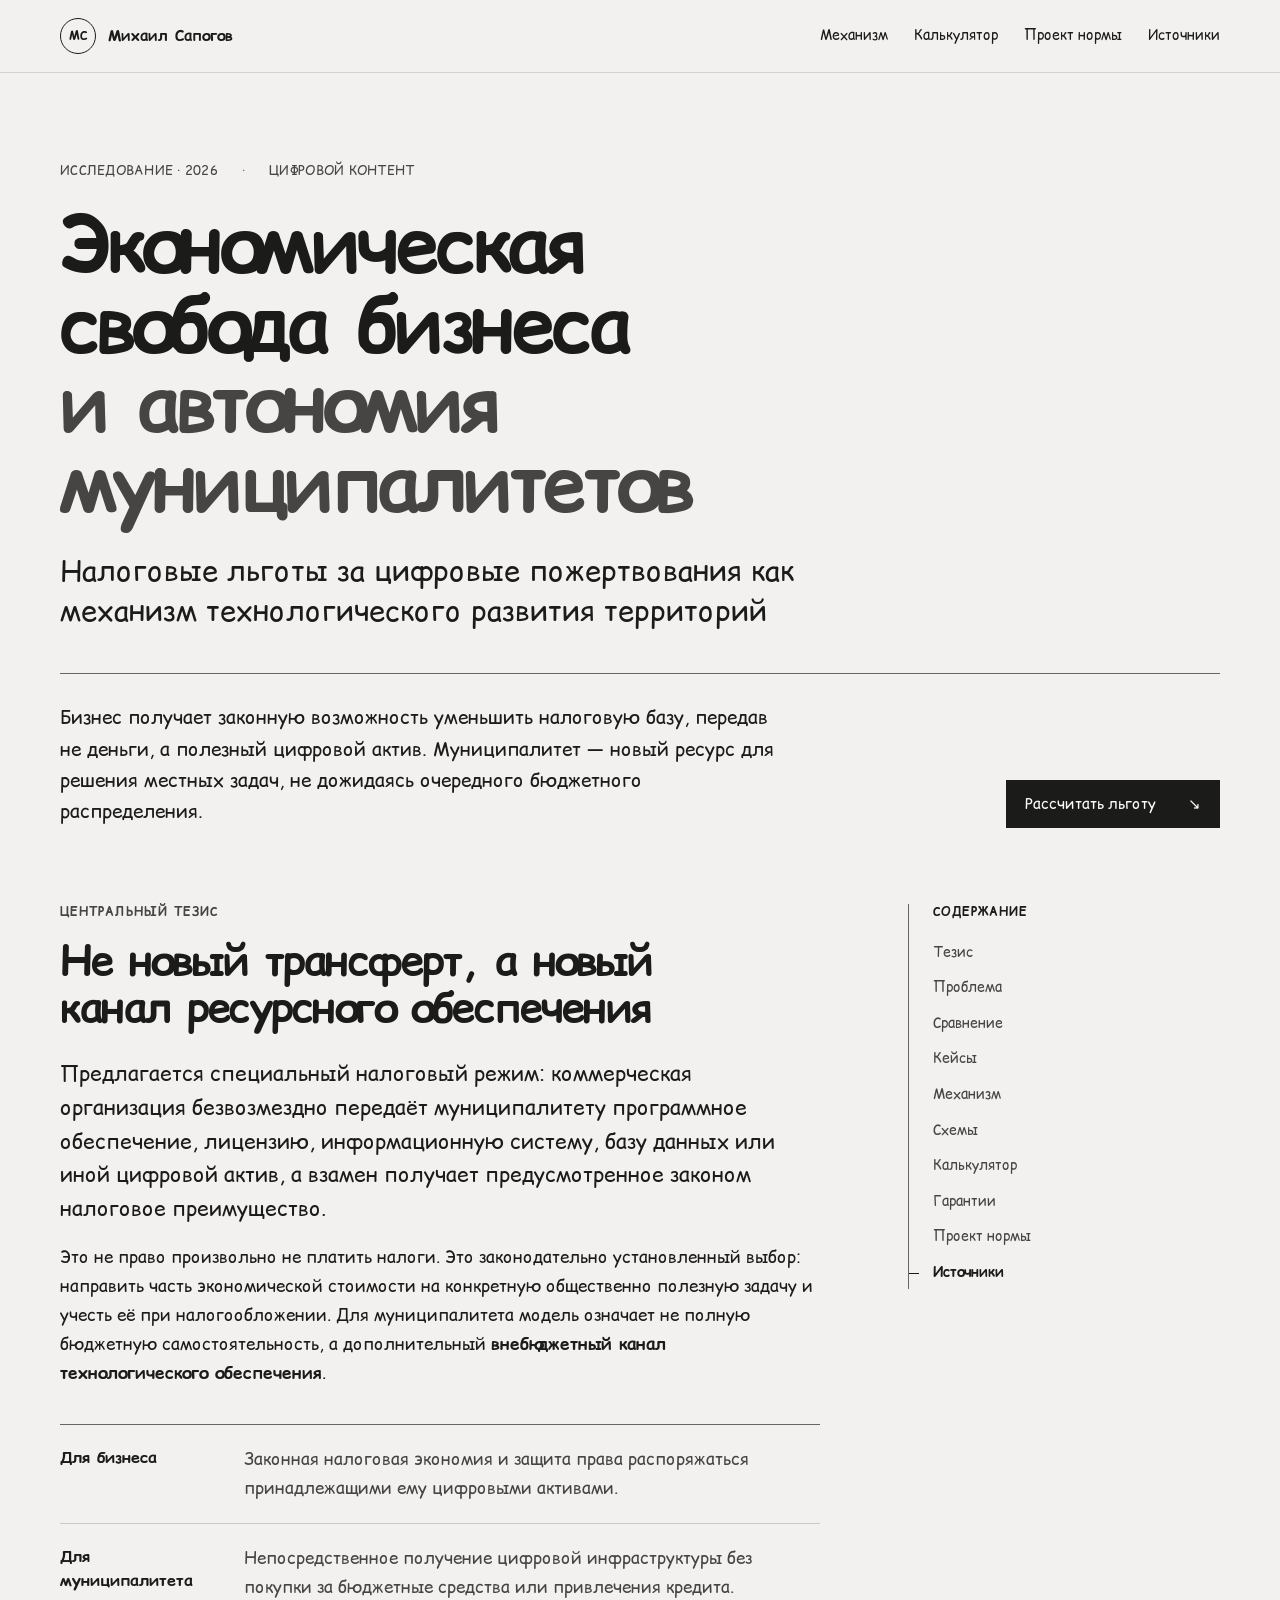
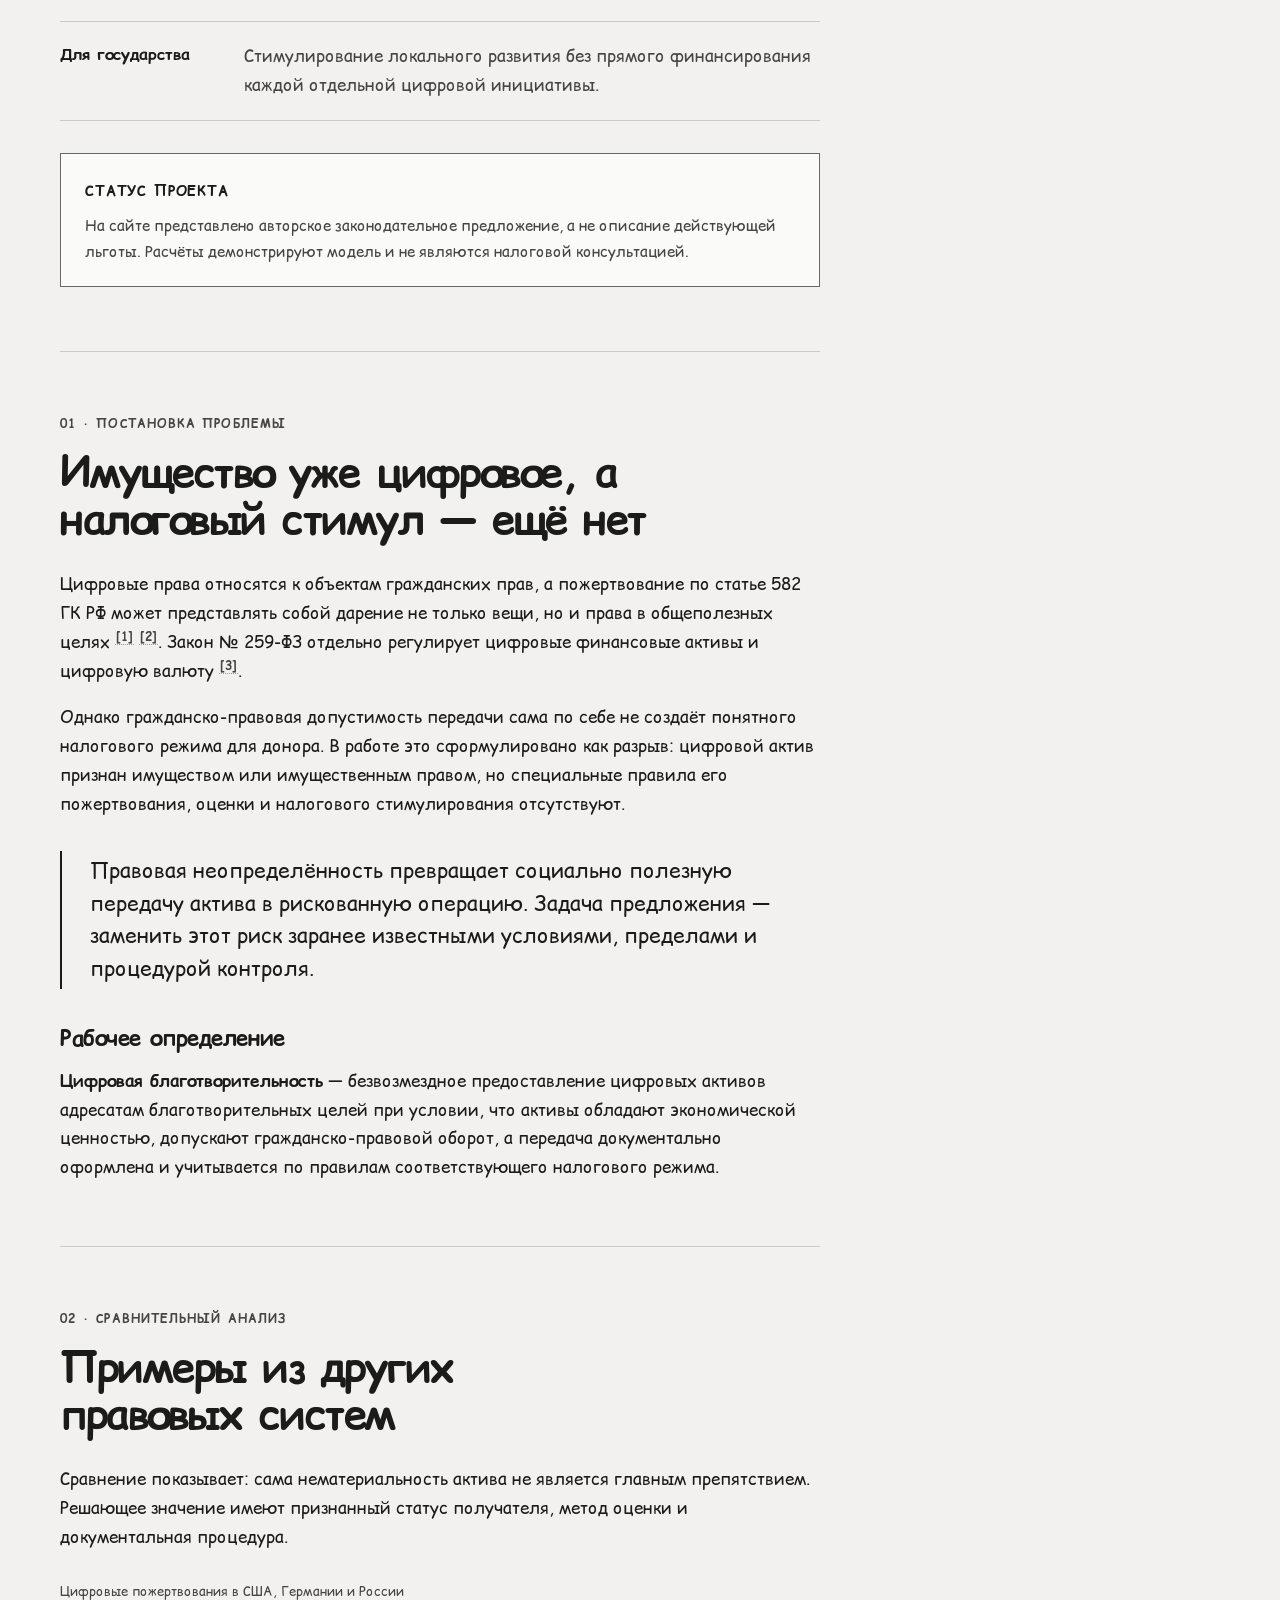
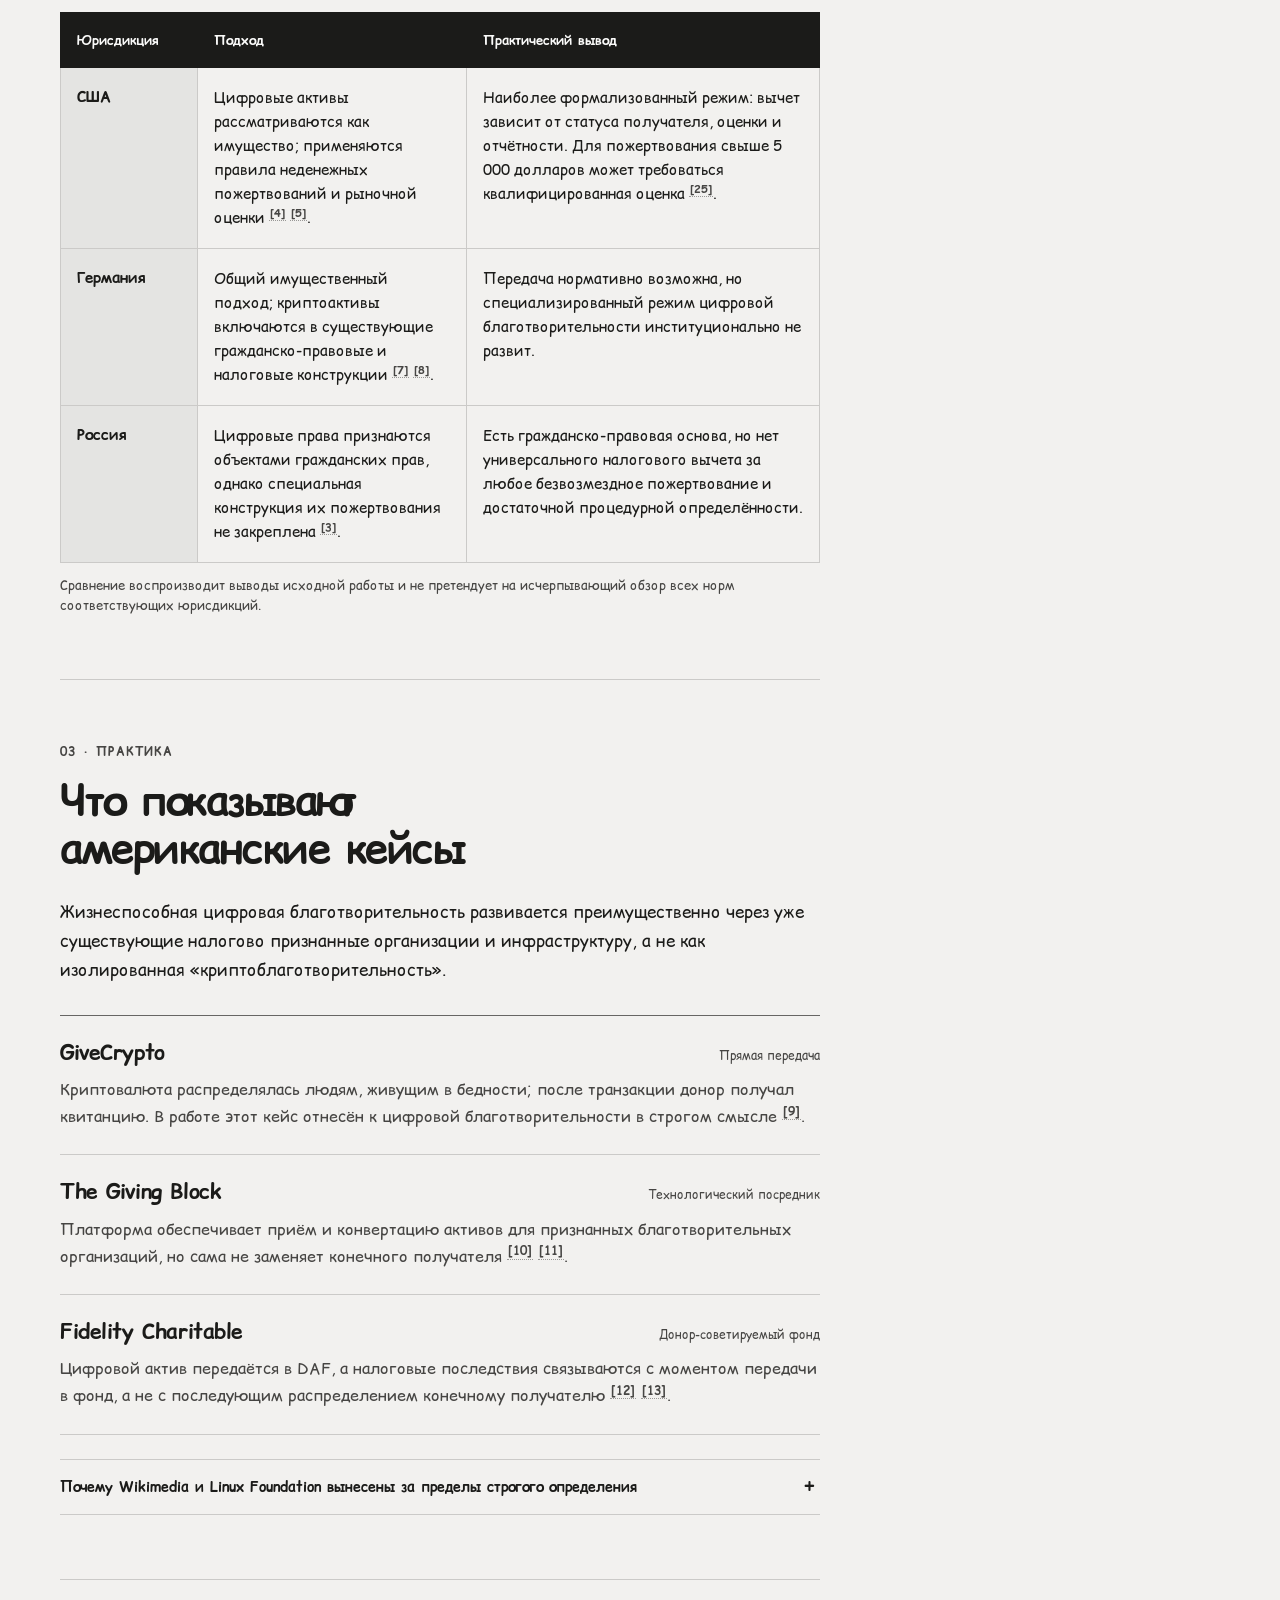
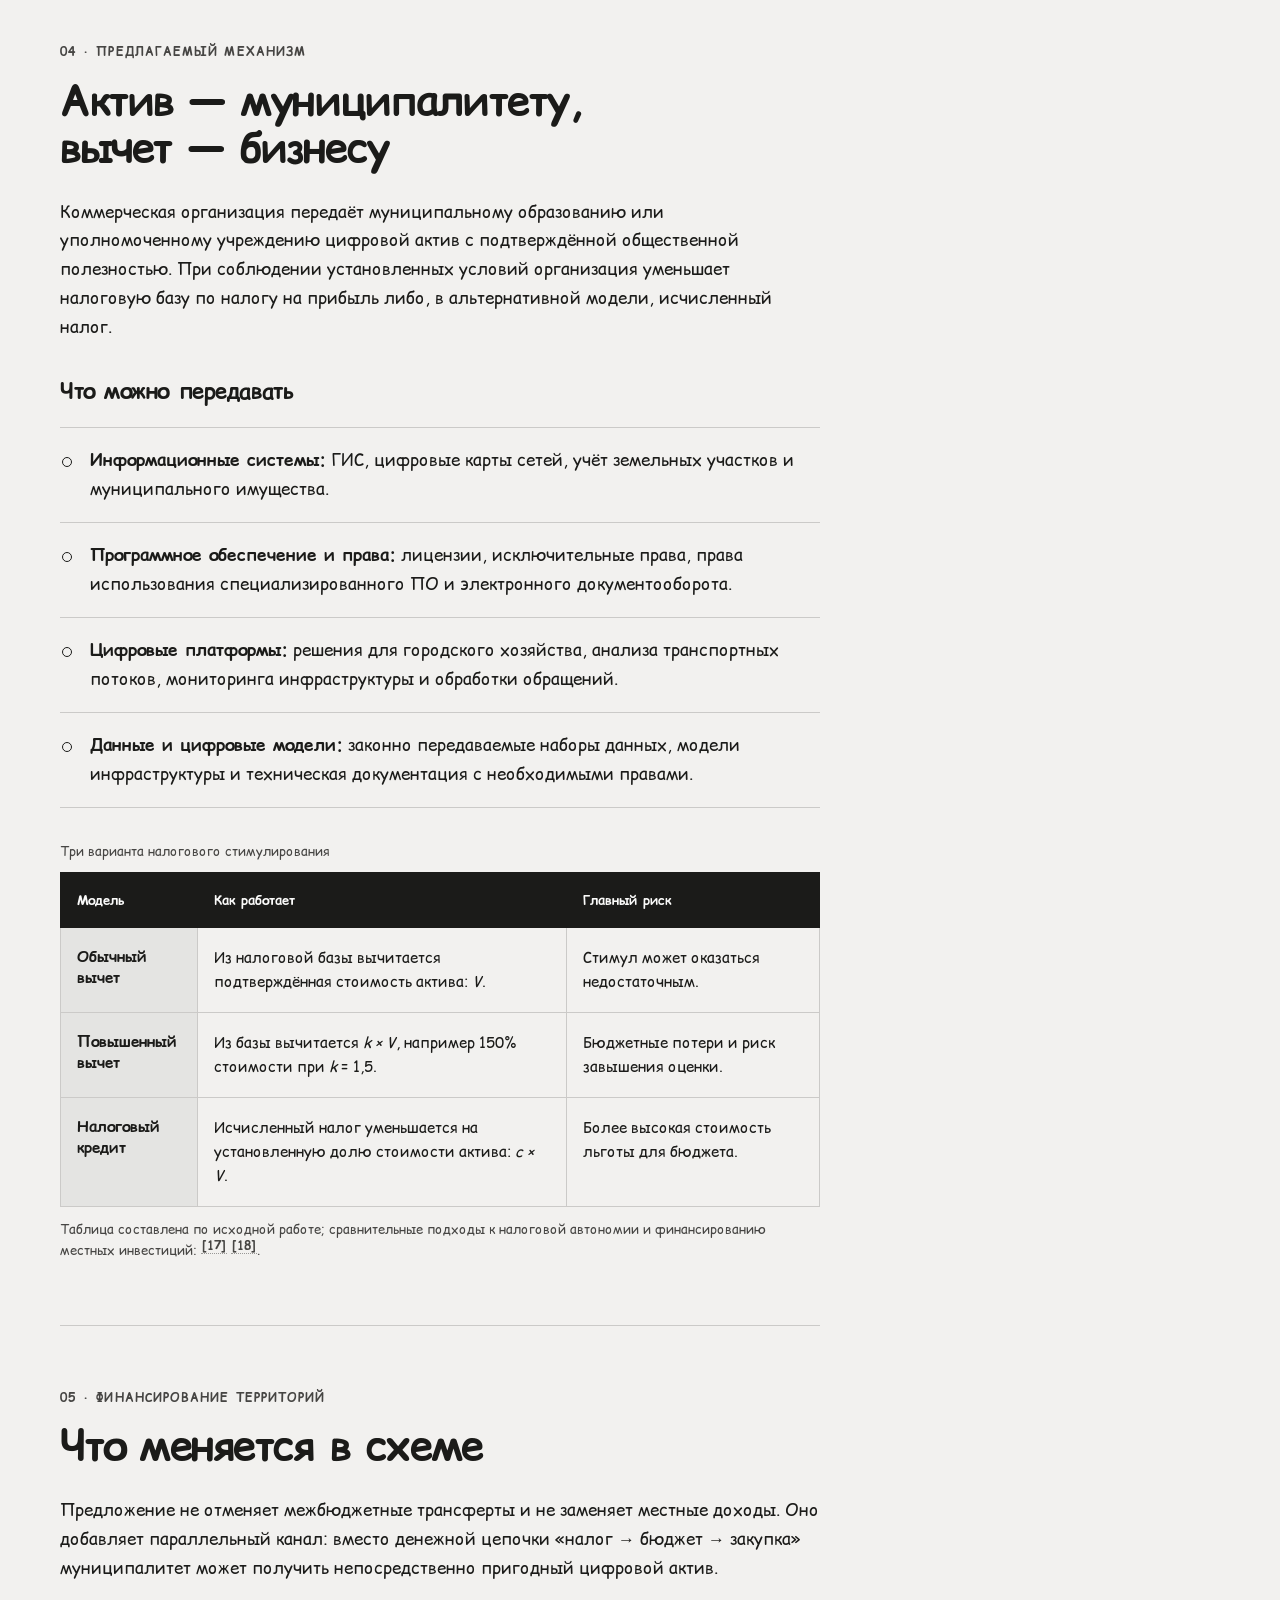
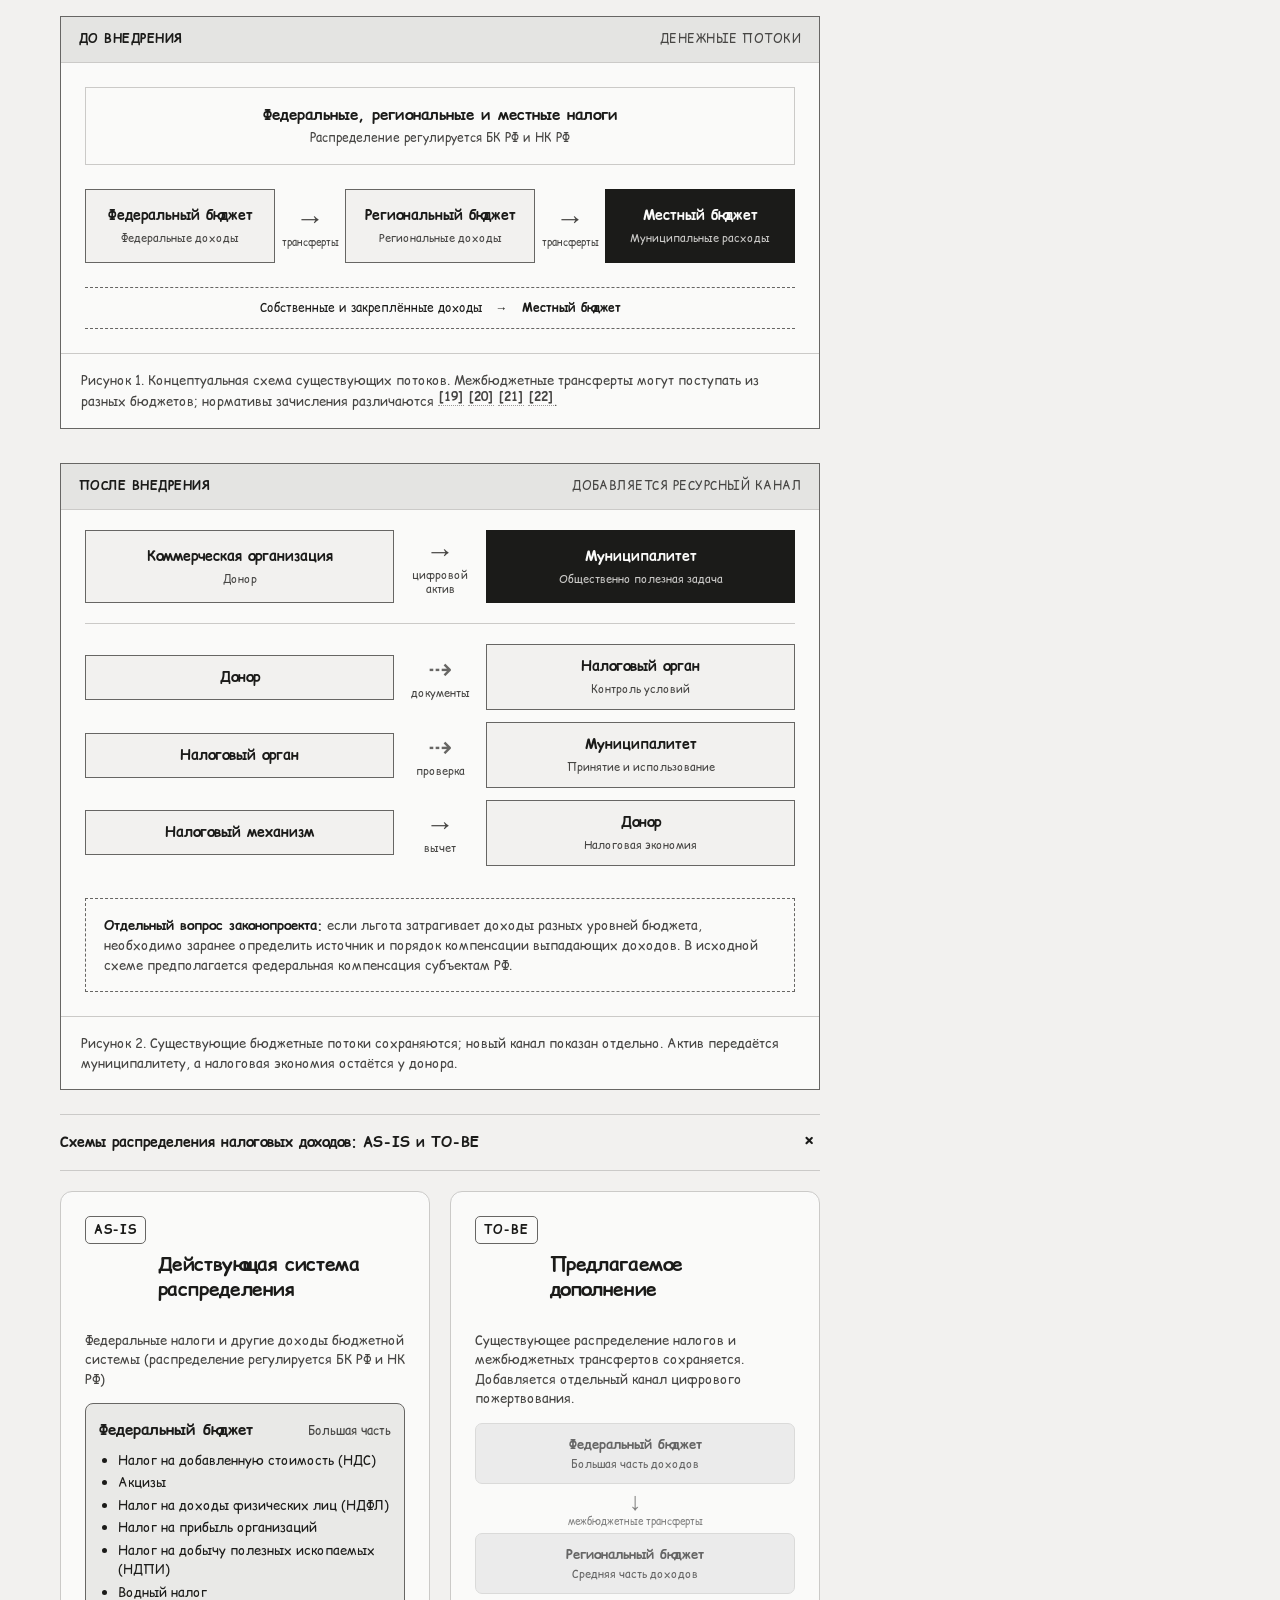
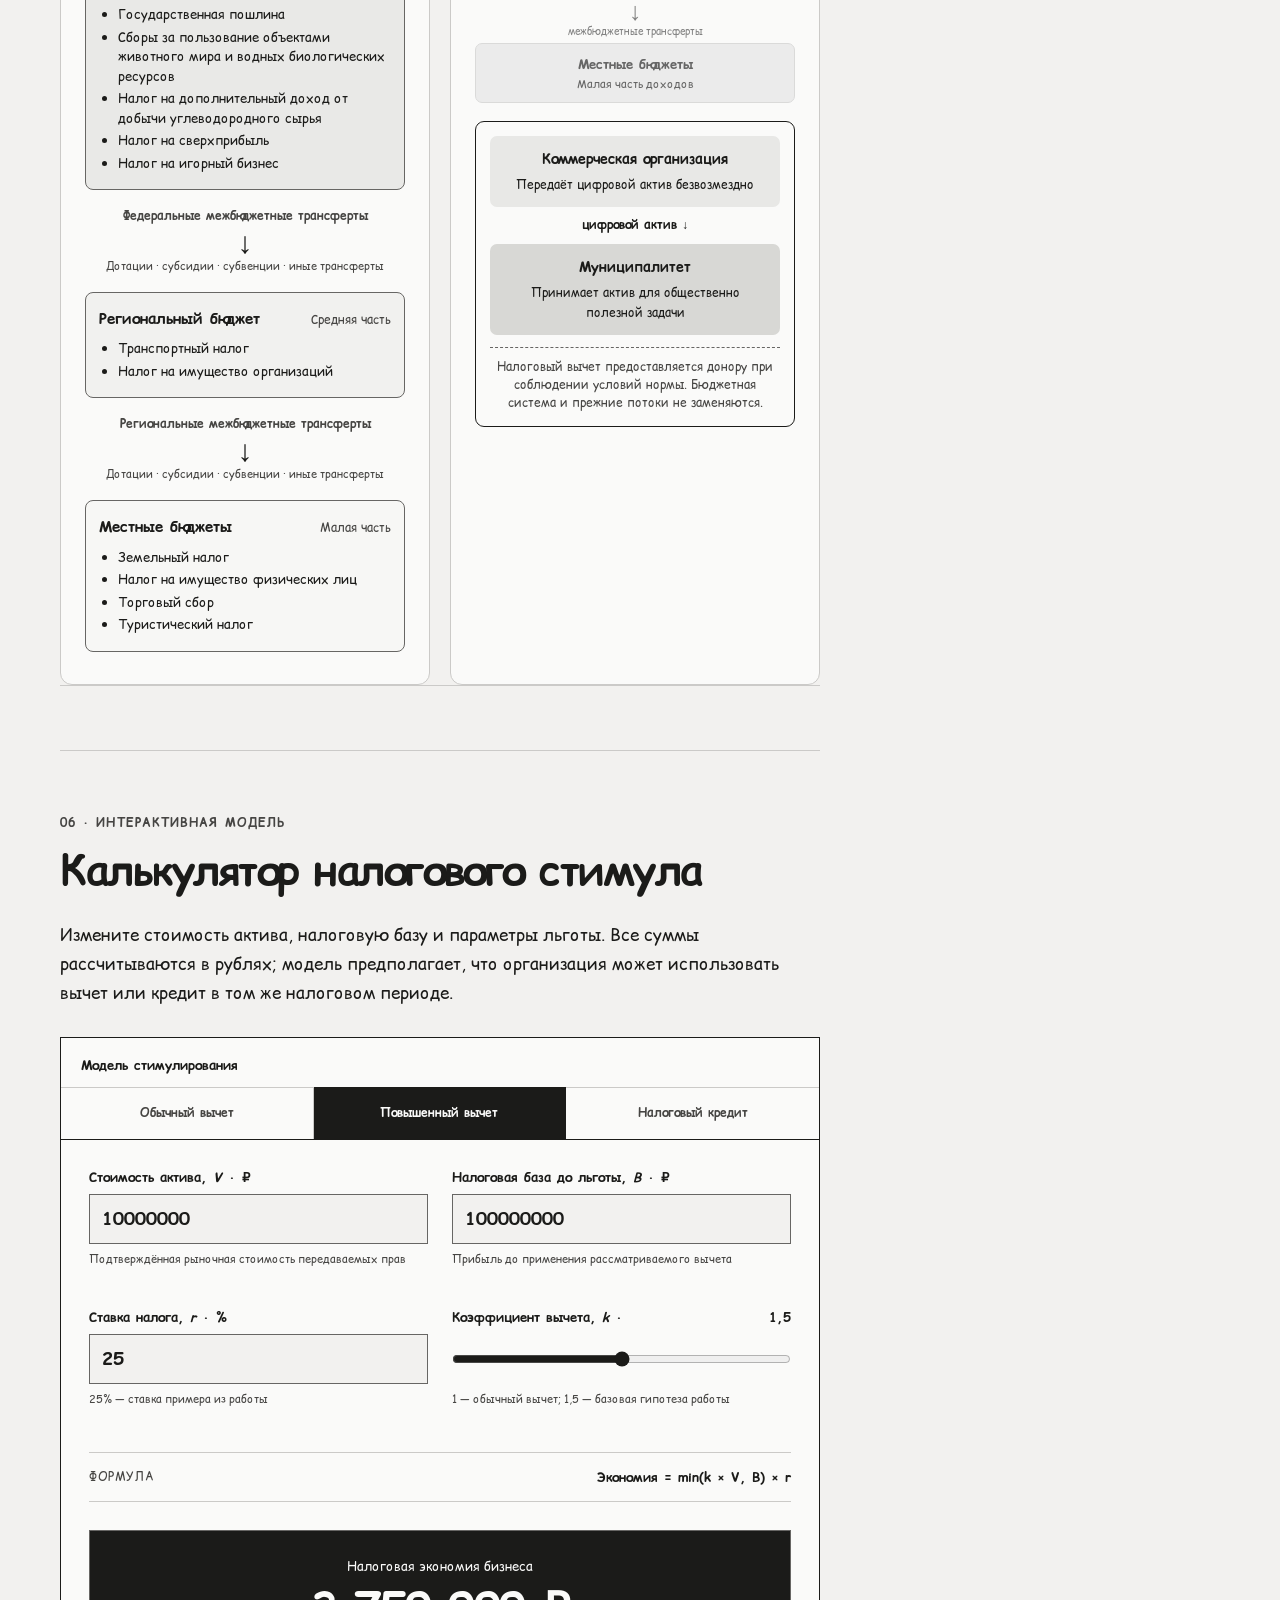
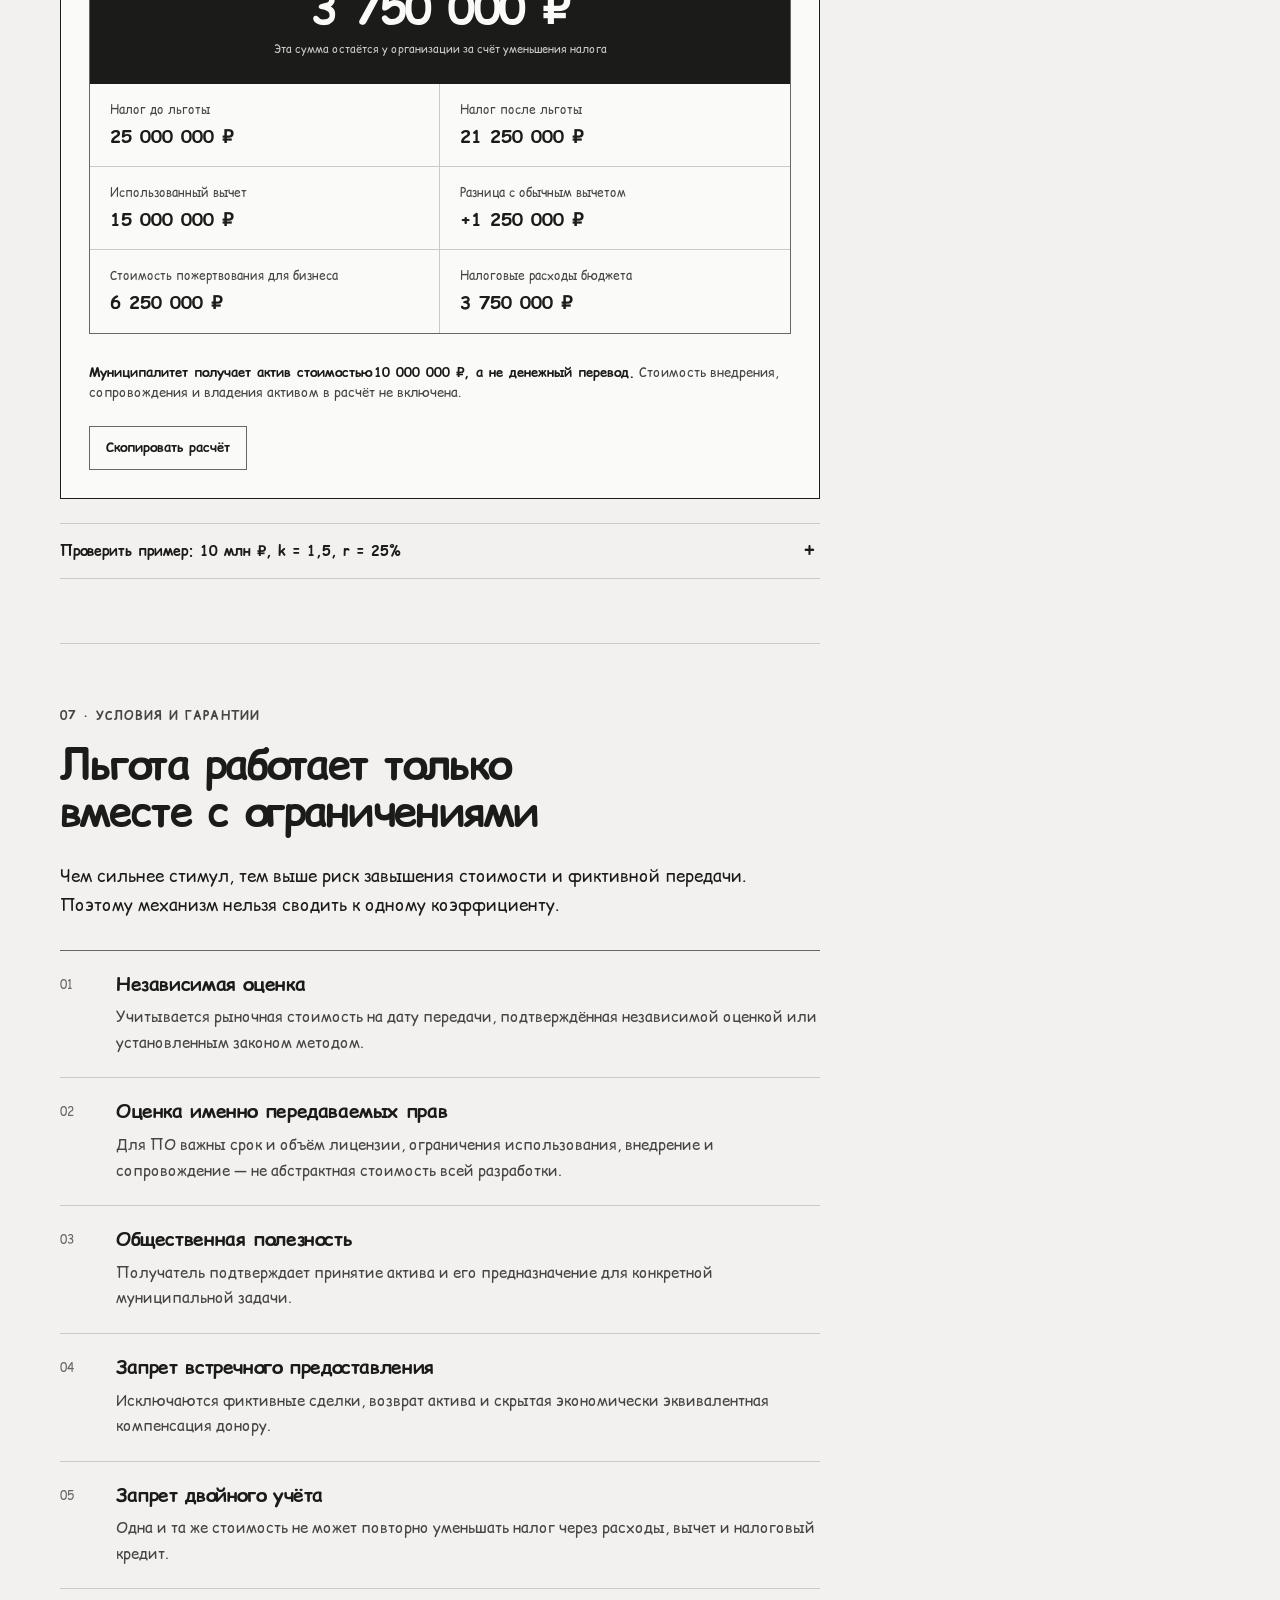
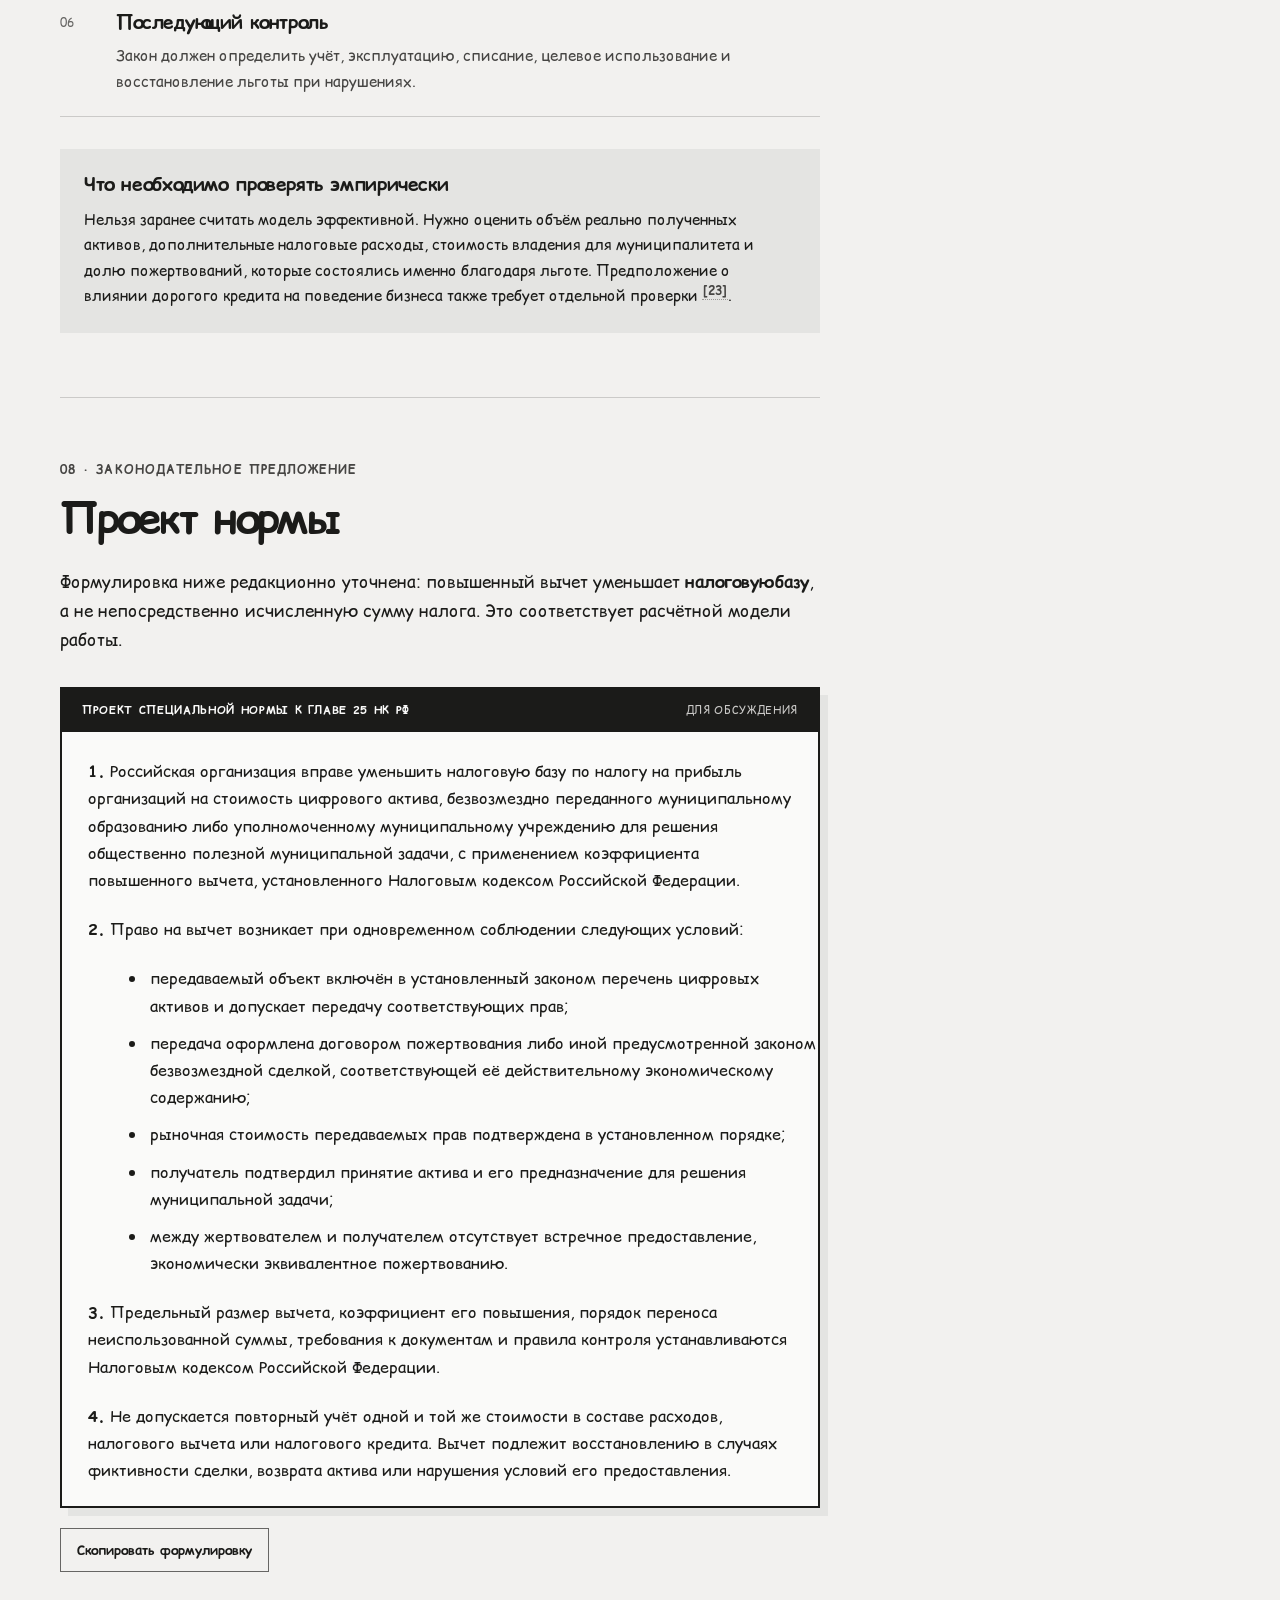
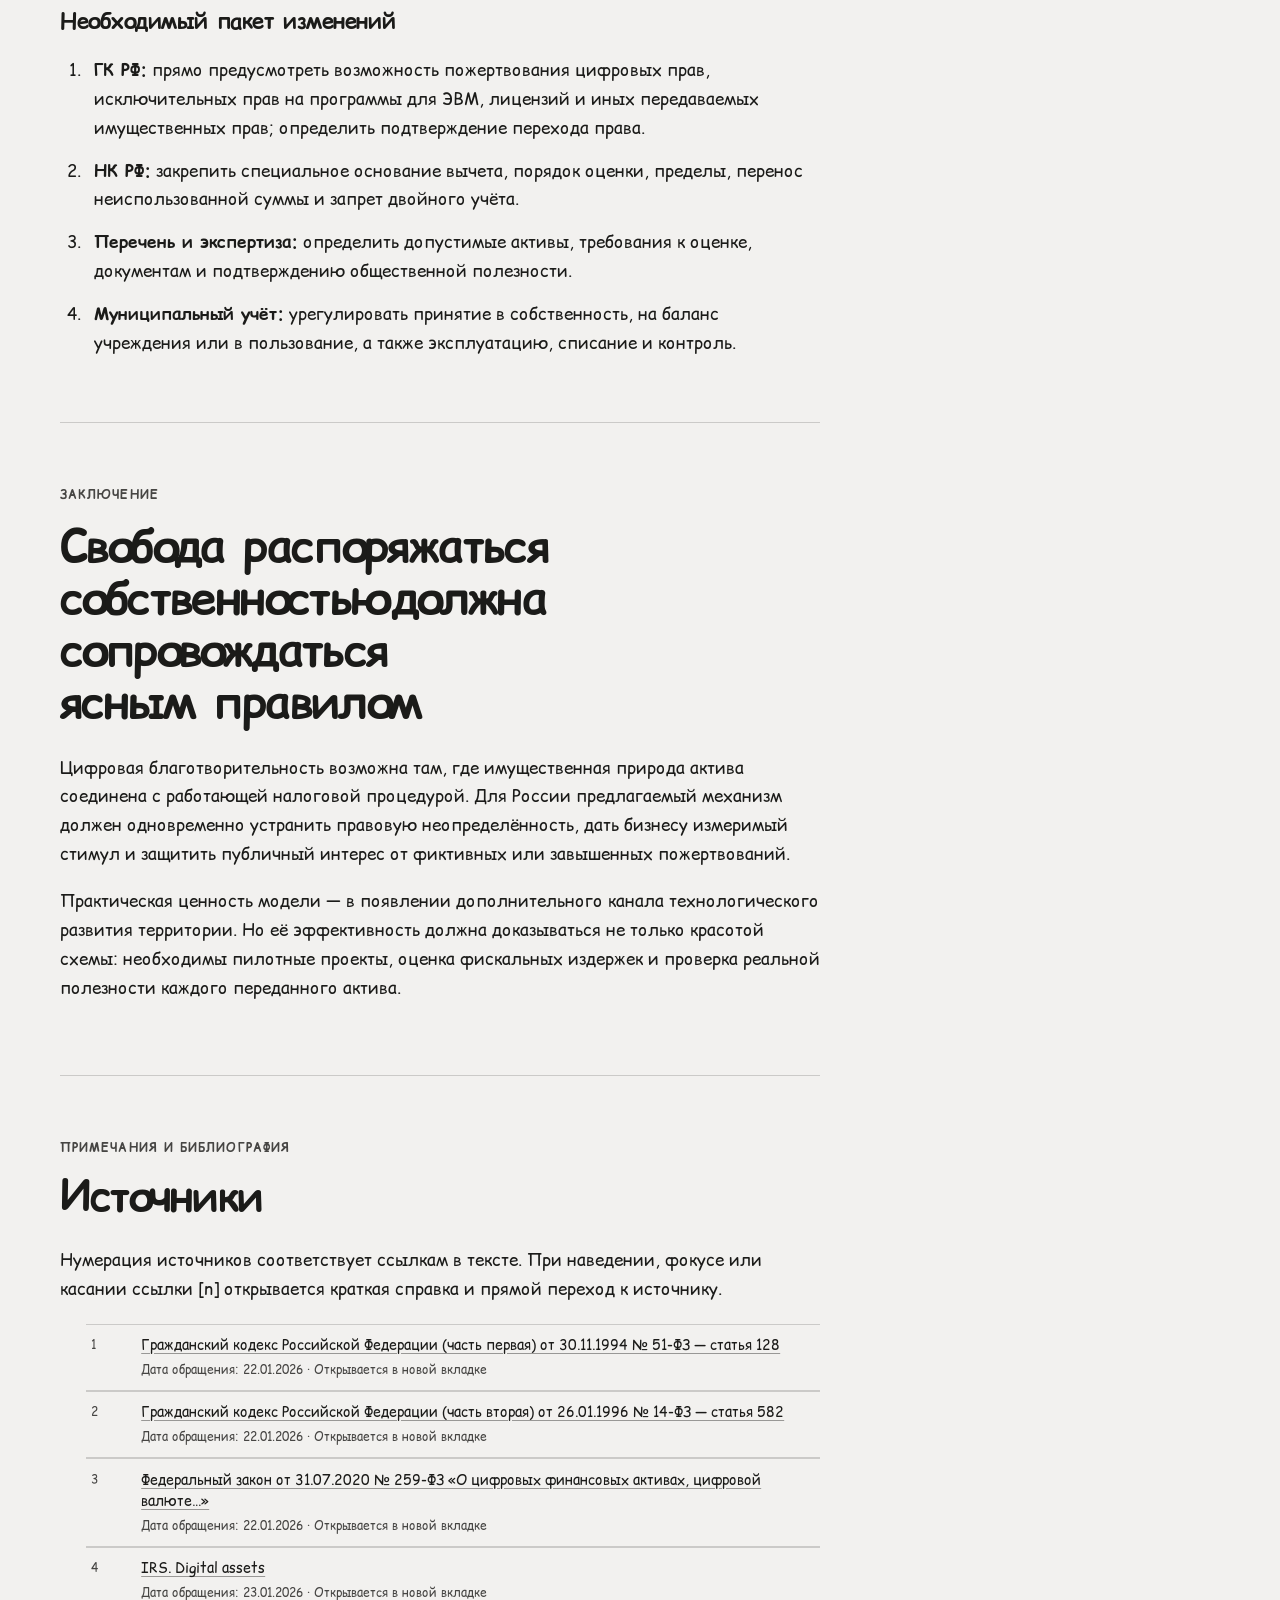
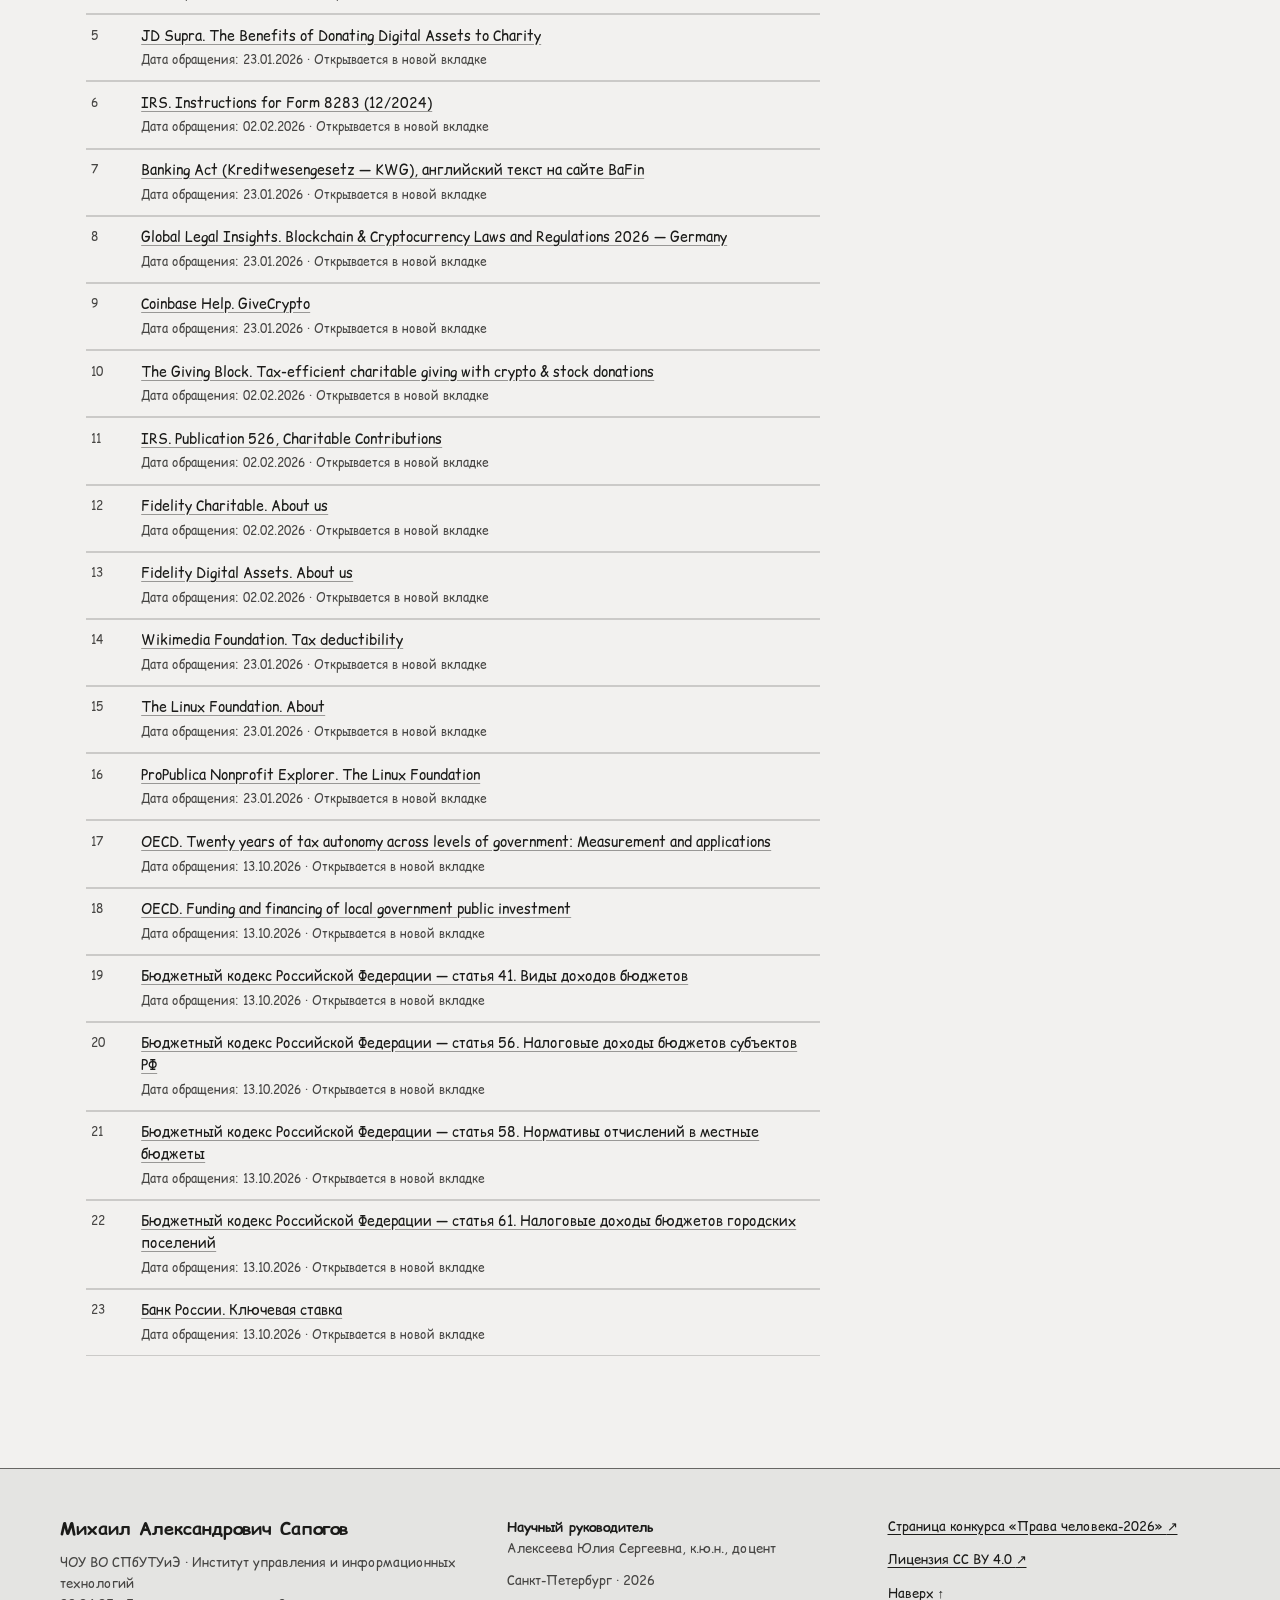
<file: index.html>
<!doctype html>
<html lang="ru">
<head>
  <meta charset="utf-8">
  <meta name="viewport" content="width=device-width, initial-scale=1">
  <meta name="description" content="Исследование и интерактивная модель налоговых льгот для бизнеса за цифровые пожертвования муниципальным образованиям.">
  <meta name="theme-color" content="#f2f2f0">
  <title>Экономическая свобода бизнеса и автономия муниципалитетов — Михаил Сапогов</title>
  <link rel="icon" href="./assets/favicon.svg" type="image/svg+xml">
  <link rel="stylesheet" href="./styles.css">
  <script type="module" src="./src/main.js"></script>
</head>
<body>
  <a class="skip-link" href="#main">Перейти к содержанию</a>
  <div class="reading-progress" aria-hidden="true"><span id="reading-progress-bar"></span></div>

  <header class="site-header" id="top">
    <div class="header-inner">
      <a class="author-mark" href="#top" onclick="window.scrollTo({top: 0, behavior: 'smooth'}); return false;" aria-label="Михаил Сапогов — к началу страницы">
        <span class="author-monogram" aria-hidden="true">МС</span>
        <span>Михаил Сапогов</span>
      </a>

      <nav class="top-nav" aria-label="Основная навигация">
        <a href="#mechanism">Механизм</a>
        <a href="#calculator">Калькулятор</a>
        <a href="#legislation">Проект нормы</a>
        <a href="#sources">Источники</a>
      </nav>
    </div>
  </header>

  <main id="main">
    <section class="hero shell" aria-labelledby="page-title">
      <div class="hero-meta">
        <span>Исследование · 2026</span>
        <span>Цифровой контент</span>
      </div>
      <h1 id="page-title">Экономическая свобода бизнеса <span>и автономия муниципалитетов</span></h1>
      <p class="hero-subtitle">Налоговые льготы за цифровые пожертвования как механизм технологического развития территорий</p>
      <div class="hero-rule" aria-hidden="true"></div>
      <div class="hero-bottom">
        <p class="hero-thesis">Бизнес получает законную возможность уменьшить налоговую базу, передав не деньги, а полезный цифровой актив. Муниципалитет — новый ресурс для решения местных задач, не дожидаясь очередного бюджетного распределения.</p>
        <div class="hero-actions">
          <a class="primary-action" href="#calculator">Рассчитать льготу <span aria-hidden="true">↘</span></a>
        </div>
      </div>
    </section>

    <div class="shell content-layout">
      <article class="article-flow">
        <section id="abstract" class="article-section abstract-section" aria-labelledby="abstract-title">
          <p class="section-label">Центральный тезис</p>
          <h2 id="abstract-title">Не новый трансферт, а новый канал ресурсного обеспечения</h2>
          <p class="lead">Предлагается специальный налоговый режим: коммерческая организация безвозмездно передаёт муниципалитету программное обеспечение, лицензию, информационную систему, базу данных или иной цифровой актив, а взамен получает предусмотренное законом налоговое преимущество.</p>
          <p>Это не право произвольно не платить налоги. Это законодательно установленный выбор: направить часть экономической стоимости на конкретную общественно полезную задачу и учесть её при налогообложении. Для муниципалитета модель означает не полную бюджетную самостоятельность, а дополнительный <strong>внебюджетный канал технологического обеспечения</strong>.</p>
          <dl class="stakeholder-list">
            <div>
              <dt>Для бизнеса</dt>
              <dd>Законная налоговая экономия и защита права распоряжаться принадлежащими ему цифровыми активами.</dd>
            </div>
            <div>
              <dt>Для муниципалитета</dt>
              <dd>Непосредственное получение цифровой инфраструктуры без покупки за бюджетные средства или привлечения кредита.</dd>
            </div>
            <div>
              <dt>Для государства</dt>
              <dd>Стимулирование локального развития без прямого финансирования каждой отдельной цифровой инициативы.</dd>
            </div>
          </dl>
          <aside class="status-note">
            <strong>Статус проекта</strong>
            <p>На сайте представлено авторское законодательное предложение, а не описание действующей льготы. Расчёты демонстрируют модель и не являются налоговой консультацией.</p>
          </aside>
        </section>

        <section id="problem" class="article-section" aria-labelledby="problem-title">
          <p class="section-label">01 · Постановка проблемы</p>
          <h2 id="problem-title">Имущество уже цифровое, а налоговый стимул — ещё нет</h2>
          <p>Цифровые права относятся к объектам гражданских прав, а пожертвование по статье 582 ГК РФ может представлять собой дарение не только вещи, но и права в общеполезных целях <a class="cite" href="#source-1" data-ref="1" aria-label="Источник 1">[1]</a> <a class="cite" href="#source-2" data-ref="2" aria-label="Источник 2">[2]</a>. Закон № 259-ФЗ отдельно регулирует цифровые финансовые активы и цифровую валюту <a class="cite" href="#source-3" data-ref="3" aria-label="Источник 3">[3]</a>.</p>
          <p>Однако гражданско-правовая допустимость передачи сама по себе не создаёт понятного налогового режима для донора. В работе это сформулировано как разрыв: цифровой актив признан имуществом или имущественным правом, но специальные правила его пожертвования, оценки и налогового стимулирования отсутствуют.</p>
          <blockquote>
            <p>Правовая неопределённость превращает социально полезную передачу актива в рискованную операцию. Задача предложения — заменить этот риск заранее известными условиями, пределами и процедурой контроля.</p>
          </blockquote>
          <h3>Рабочее определение</h3>
          <p><strong>Цифровая благотворительность</strong> — безвозмездное предоставление цифровых активов адресатам благотворительных целей при условии, что активы обладают экономической ценностью, допускают гражданско-правовой оборот, а передача документально оформлена и учитывается по правилам соответствующего налогового режима.</p>
        </section>

        <section id="comparative" class="article-section" aria-labelledby="comparative-title">
          <p class="section-label">02 · Сравнительный анализ</p>
          <h2 id="comparative-title">Примеры из других правовых систем</h2>
          <p>Сравнение показывает: сама нематериальность актива не является главным препятствием. Решающее значение имеют признанный статус получателя, метод оценки и документальная процедура.</p>
          <div class="table-wrap">
            <table class="research-table responsive-table">
              <caption>Цифровые пожертвования в США, Германии и России</caption>
              <thead>
                <tr><th scope="col">Юрисдикция</th><th scope="col">Подход</th><th scope="col">Практический вывод</th></tr>
              </thead>
              <tbody>
                <tr>
                  <th scope="row" data-label="Юрисдикция">США</th>
                  <td data-label="Подход">Цифровые активы рассматриваются как имущество; применяются правила неденежных пожертвований и рыночной оценки <a class="cite" href="#source-4" data-ref="4">[4]</a> <a class="cite" href="#source-5" data-ref="5">[5]</a>.</td>
                  <td data-label="Вывод">Наиболее формализованный режим: вычет зависит от статуса получателя, оценки и отчётности. Для пожертвования свыше 5 000 долларов может требоваться квалифицированная оценка <a class="cite" href="#source-6" data-ref="6">[25]</a>.</td>
                </tr>
                <tr>
                  <th scope="row" data-label="Юрисдикция">Германия</th>
                  <td data-label="Подход">Общий имущественный подход; криптоактивы включаются в существующие гражданско-правовые и налоговые конструкции <a class="cite" href="#source-7" data-ref="7">[7]</a> <a class="cite" href="#source-8" data-ref="8">[8]</a>.</td>
                  <td data-label="Вывод">Передача нормативно возможна, но специализированный режим цифровой благотворительности институционально не развит.</td>
                </tr>
                <tr>
                  <th scope="row" data-label="Юрисдикция">Россия</th>
                  <td data-label="Подход">Цифровые права признаются объектами гражданских прав, однако специальная конструкция их пожертвования не закреплена <a class="cite" href="#source-3" data-ref="3">[3]</a>.</td>
                  <td data-label="Вывод">Есть гражданско-правовая основа, но нет универсального налогового вычета за любое безвозмездное пожертвование и достаточной процедурной определённости.</td>
                </tr>
              </tbody>
            </table>
          </div>
          <p class="table-note">Сравнение воспроизводит выводы исходной работы и не претендует на исчерпывающий обзор всех норм соответствующих юрисдикций.</p>
        </section>

        <section id="cases" class="article-section" aria-labelledby="cases-title">
          <p class="section-label">03 · Практика</p>
          <h2 id="cases-title">Что показывают американские кейсы</h2>
          <p>Жизнеспособная цифровая благотворительность развивается преимущественно через уже существующие налогово признанные организации и инфраструктуру, а не как изолированная «криптоблаготворительность».</p>
          <div class="case-list">
            <article>
              <div class="case-heading"><h3>GiveCrypto</h3><span>Прямая передача</span></div>
              <p>Криптовалюта распределялась людям, живущим в бедности; после транзакции донор получал квитанцию. В работе этот кейс отнесён к цифровой благотворительности в строгом смысле <a class="cite" href="#source-9" data-ref="9">[9]</a>.</p>
            </article>
            <article>
              <div class="case-heading"><h3>The Giving Block</h3><span>Технологический посредник</span></div>
              <p>Платформа обеспечивает приём и конвертацию активов для признанных благотворительных организаций, но сама не заменяет конечного получателя <a class="cite" href="#source-10" data-ref="10">[10]</a> <a class="cite" href="#source-11" data-ref="11">[11]</a>.</p>
            </article>
            <article>
              <div class="case-heading"><h3>Fidelity Charitable</h3><span>Донор-советируемый фонд</span></div>
              <p>Цифровой актив передаётся в DAF, а налоговые последствия связываются с моментом передачи в фонд, а не с последующим распределением конечному получателю <a class="cite" href="#source-12" data-ref="12">[12]</a> <a class="cite" href="#source-13" data-ref="13">[13]</a>.</p>
            </article>
          </div>
          <details class="inline-details">
            <summary>Почему Wikimedia и Linux Foundation вынесены за пределы строгого определения</summary>
            <p>В исходной работе эти кейсы используются как контраст: пожертвование организации, работающей в цифровой сфере, не тождественно пожертвованию цифрового актива. Кроме того, налоговый статус организаций различается <a class="cite" href="#source-14" data-ref="14">[14]</a> <a class="cite" href="#source-15" data-ref="15">[15]</a> <a class="cite" href="#source-16" data-ref="16">[16]</a>.</p>
          </details>
        </section>

        <section id="mechanism" class="article-section" aria-labelledby="mechanism-title">
          <p class="section-label">04 · Предлагаемый механизм</p>
          <h2 id="mechanism-title">Актив — муниципалитету, вычет — бизнесу</h2>
          <p>Коммерческая организация передаёт муниципальному образованию или уполномоченному учреждению цифровой актив с подтверждённой общественной полезностью. При соблюдении установленных условий организация уменьшает налоговую базу по налогу на прибыль либо, в альтернативной модели, исчисленный налог.</p>

          <h3>Что можно передавать</h3>
          <ul class="asset-list">
            <li><strong>Информационные системы:</strong> ГИС, цифровые карты сетей, учёт земельных участков и муниципального имущества.</li>
            <li><strong>Программное обеспечение и права:</strong> лицензии, исключительные права, права использования специализированного ПО и электронного документооборота.</li>
            <li><strong>Цифровые платформы:</strong> решения для городского хозяйства, анализа транспортных потоков, мониторинга инфраструктуры и обработки обращений.</li>
            <li><strong>Данные и цифровые модели:</strong> законно передаваемые наборы данных, модели инфраструктуры и техническая документация с необходимыми правами.</li>
          </ul>

          <div class="table-wrap">
            <table class="research-table responsive-table model-table">
              <caption>Три варианта налогового стимулирования</caption>
              <thead><tr><th scope="col">Модель</th><th scope="col">Как работает</th><th scope="col">Главный риск</th></tr></thead>
              <tbody>
                <tr><th scope="row" data-label="Модель">Обычный вычет</th><td data-label="Механизм">Из налоговой базы вычитается подтверждённая стоимость актива: <i>V</i>.</td><td data-label="Ограничение">Стимул может оказаться недостаточным.</td></tr>
                <tr><th scope="row" data-label="Модель">Повышенный вычет</th><td data-label="Механизм">Из базы вычитается <i>k × V</i>, например 150% стоимости при <i>k</i> = 1,5.</td><td data-label="Ограничение">Бюджетные потери и риск завышения оценки.</td></tr>
                <tr><th scope="row" data-label="Модель">Налоговый кредит</th><td data-label="Механизм">Исчисленный налог уменьшается на установленную долю стоимости актива: <i>c × V</i>.</td><td data-label="Ограничение">Более высокая стоимость льготы для бюджета.</td></tr>
              </tbody>
            </table>
          </div>
          <p class="table-note">Таблица составлена по исходной работе; сравнительные подходы к налоговой автономии и финансированию местных инвестиций: <a class="cite" href="#source-17" data-ref="17">[17]</a> <a class="cite" href="#source-18" data-ref="18">[18]</a>.</p>
        </section>

        <section id="financing" class="article-section" aria-labelledby="financing-title">
          <p class="section-label">05 · Финансирование территорий</p>
          <h2 id="financing-title">Что меняется в схеме</h2>
          <p>Предложение не отменяет межбюджетные трансферты и не заменяет местные доходы. Оно добавляет параллельный канал: вместо денежной цепочки «налог → бюджет → закупка» муниципалитет может получить непосредственно пригодный цифровой актив.</p>

          <figure class="finance-figure" aria-labelledby="before-caption">
            <div class="figure-heading"><span>До внедрения</span><span>Денежные потоки</span></div>
            <div class="flow-root">Федеральные, региональные и местные налоги<br><small>Распределение регулируется БК РФ и НК РФ</small></div>
            <div class="budget-chain" aria-label="Цепочка бюджетных потоков">
              <div class="flow-node"><strong>Федеральный бюджет</strong><span>Федеральные доходы</span></div>
              <div class="flow-arrow"><span aria-hidden="true">→</span><small>трансферты</small></div>
              <div class="flow-node"><strong>Региональный бюджет</strong><span>Региональные доходы</span></div>
              <div class="flow-arrow"><span aria-hidden="true">→</span><small>трансферты</small></div>
              <div class="flow-node emphasis"><strong>Местный бюджет</strong><span>Муниципальные расходы</span></div>
            </div>
            <div class="direct-income"><span>Собственные и закреплённые доходы</span><span aria-hidden="true">→</span><strong>Местный бюджет</strong></div>
            <figcaption id="before-caption">Рисунок 1. Концептуальная схема существующих потоков. Межбюджетные трансферты могут поступать из разных бюджетов; нормативы зачисления различаются <a class="cite" href="#source-19" data-ref="19">[19]</a> <a class="cite" href="#source-20" data-ref="20">[20]</a> <a class="cite" href="#source-21" data-ref="21">[21]</a> <a class="cite" href="#source-22" data-ref="22">[22]</a>.</figcaption>
          </figure>

          <figure class="finance-figure proposed" aria-labelledby="after-caption">
            <div class="figure-heading"><span>После внедрения</span><span>Добавляется ресурсный канал</span></div>
            <div class="relation-list" aria-label="Потоки предлагаемого механизма">
              <div class="relation primary-relation">
                <div class="flow-node"><strong>Коммерческая организация</strong><span>Донор</span></div>
                <div class="flow-arrow"><span aria-hidden="true">→</span><small>цифровой актив</small></div>
                <div class="flow-node emphasis"><strong>Муниципалитет</strong><span>Общественно полезная задача</span></div>
              </div>
              <div class="relation">
                <div class="flow-node compact"><strong>Донор</strong></div>
                <div class="flow-arrow dashed"><span aria-hidden="true">⇢</span><small>документы</small></div>
                <div class="flow-node compact"><strong>Налоговый орган</strong><span>Контроль условий</span></div>
              </div>
              <div class="relation">
                <div class="flow-node compact"><strong>Налоговый орган</strong></div>
                <div class="flow-arrow dashed"><span aria-hidden="true">⇢</span><small>проверка</small></div>
                <div class="flow-node compact"><strong>Муниципалитет</strong><span>Принятие и использование</span></div>
              </div>
              <div class="relation">
                <div class="flow-node compact"><strong>Налоговый механизм</strong></div>
                <div class="flow-arrow"><span aria-hidden="true">→</span><small>вычет</small></div>
                <div class="flow-node compact"><strong>Донор</strong><span>Налоговая экономия</span></div>
              </div>
            </div>
            <div class="compensation-note"><strong>Отдельный вопрос законопроекта:</strong> если льгота затрагивает доходы разных уровней бюджета, необходимо заранее определить источник и порядок компенсации выпадающих доходов. В исходной схеме предполагается федеральная компенсация субъектам РФ.</div>
            <figcaption id="after-caption">Рисунок 2. Существующие бюджетные потоки сохраняются; новый канал показан отдельно. Актив передаётся муниципалитету, а налоговая экономия остаётся у донора.</figcaption>
          </figure>

          <details class="original-schemes" open>
            <summary>Схемы распределения налоговых доходов: AS-IS и TO-BE</summary>
            <div class="tax-schemes">
              <section class="tax-scheme" aria-labelledby="tax-asis-title">
                <div class="tax-scheme-heading"><span>AS-IS</span><h3 id="tax-asis-title">Действующая система распределения</h3></div>
                <p class="tax-scheme-intro">Федеральные налоги и другие доходы бюджетной системы (распределение регулируется БК РФ и НК РФ)</p>
                <div class="tax-level federal">
                  <div class="tax-level-title"><strong>Федеральный бюджет</strong><span>Большая часть</span></div>
                  <ul>
                    <li>Налог на добавленную стоимость (НДС)</li><li>Акцизы</li><li>Налог на доходы физических лиц (НДФЛ)</li><li>Налог на прибыль организаций</li><li>Налог на добычу полезных ископаемых (НДПИ)</li><li>Водный налог</li><li>Государственная пошлина</li><li>Сборы за пользование объектами животного мира и водных биологических ресурсов</li><li>Налог на дополнительный доход от добычи углеводородного сырья</li><li>Налог на сверхприбыль</li><li>Налог на игорный бизнес</li>
                  </ul>
                </div>
                <div class="tax-transfer"><span class="transfer-label">Федеральные межбюджетные трансферты</span><span class="transfer-arrow" aria-hidden="true">↓</span><small>Дотации · субсидии · субвенции · иные трансферты</small></div>
                <div class="tax-level regional">
                  <div class="tax-level-title"><strong>Региональный бюджет</strong><span>Средняя часть</span></div>
                  <ul><li>Транспортный налог</li><li>Налог на имущество организаций</li></ul>
                </div>
                <div class="tax-transfer"><span class="transfer-label">Региональные межбюджетные трансферты</span><span class="transfer-arrow" aria-hidden="true">↓</span><small>Дотации · субсидии · субвенции · иные трансферты</small></div>
                <div class="tax-level local">
                  <div class="tax-level-title"><strong>Местные бюджеты</strong><span>Малая часть</span></div>
                  <ul><li>Земельный налог</li><li>Налог на имущество физических лиц</li><li>Торговый сбор</li><li>Туристический налог</li></ul>
                </div>
              </section>
              <section class="tax-scheme to-be" aria-labelledby="tax-tobe-title">
                <div class="tax-scheme-heading"><span>TO-BE</span><h3 id="tax-tobe-title">Предлагаемое дополнение</h3></div>
                <p class="tax-scheme-intro">Существующее распределение налогов и межбюджетных трансфертов сохраняется. Добавляется отдельный канал цифрового пожертвования.</p>
                <div class="legacy-flow">
                  <div class="legacy-level">Федеральный бюджет <small>Большая часть доходов</small></div>
                  <div class="legacy-arrow"><span aria-hidden="true">↓</span><small>межбюджетные трансферты</small></div>
                  <div class="legacy-level">Региональный бюджет <small>Средняя часть доходов</small></div>
                  <div class="legacy-arrow"><span aria-hidden="true">↓</span><small>межбюджетные трансферты</small></div>
                  <div class="legacy-level">Местные бюджеты <small>Малая часть доходов</small></div>
                </div>
                <div class="digital-donation">
                  <div class="donation-party"><strong>Коммерческая организация</strong><span>Передаёт цифровой актив безвозмездно</span></div>
                  <div class="donation-arrow">цифровой актив ↓</div>
                  <div class="donation-party municipality"><strong>Муниципалитет</strong><span>Принимает актив для общественно полезной задачи</span></div>
                  <div class="donation-note">Налоговый вычет предоставляется донору при соблюдении условий нормы. Бюджетная система и прежние потоки не заменяются.</div>
                </div>
              </section>
            </div>
          </details>
        </section>

        <section id="calculator" class="article-section calculator-section" aria-labelledby="calculator-title">
          <p class="section-label">06 · Интерактивная модель</p>
          <h2 id="calculator-title">Калькулятор налогового стимула</h2>
          <p>Измените стоимость актива, налоговую базу и параметры льготы. Все суммы рассчитываются в рублях; модель предполагает, что организация может использовать вычет или кредит в том же налоговом периоде.</p>

          <form id="tax-calculator" class="calculator" novalidate>
            <fieldset class="model-choice">
              <legend>Модель стимулирования</legend>
              <label><input type="radio" name="model" value="ordinary"><span>Обычный вычет</span></label>
              <label><input type="radio" name="model" value="enhanced" checked><span>Повышенный вычет</span></label>
              <label><input type="radio" name="model" value="credit"><span>Налоговый кредит</span></label>
            </fieldset>

            <div class="input-grid">
              <label class="field">
                <span>Стоимость актива, <i>V</i> · ₽</span>
                <input id="asset-value" name="assetValue" type="number" min="0" max="1000000000000" step="100000" value="10000000" inputmode="decimal">
                <small>Подтверждённая рыночная стоимость передаваемых прав</small>
              </label>
              <label class="field">
                <span>Налоговая база до льготы, <i>B</i> · ₽</span>
                <input id="tax-base" name="taxBase" type="number" min="0" max="1000000000000" step="100000" value="100000000" inputmode="decimal">
                <small>Прибыль до применения рассматриваемого вычета</small>
              </label>
              <label class="field">
                <span>Ставка налога, <i>r</i> · %</span>
                <input id="tax-rate" name="taxRate" type="number" min="0" max="100" step="0.5" value="25" inputmode="decimal">
                <small>25% — ставка примера из работы</small>
              </label>
              <label class="field parameter-field" id="coefficient-field">
                <span>Коэффициент вычета, <i>k</i> · <output id="coefficient-output" for="coefficient">1,5</output></span>
                <input id="coefficient" name="coefficient" type="range" min="1" max="2" step="0.1" value="1.5">
                <small>1 — обычный вычет; 1,5 — базовая гипотеза работы</small>
              </label>
              <label class="field parameter-field" id="credit-field" hidden>
                <span>Доля налогового кредита, <i>c</i> · <output id="credit-output" for="credit-rate">30%</output></span>
                <input id="credit-rate" name="creditRate" type="range" min="0" max="100" step="5" value="30">
                <small>Кредит ограничен исчисленной суммой налога</small>
              </label>
            </div>

            <div class="formula-display" aria-live="polite">
              <span>Формула</span>
              <code id="formula-text">Экономия = min(k × V, B) × r</code>
            </div>

            <div class="results" aria-live="polite" aria-atomic="true">
              <div class="result-primary">
                <span id="savings-label">Налоговая экономия бизнеса</span>
                <strong id="savings-value">3 750 000 ₽</strong>
                <small>Эта сумма остаётся у организации за счёт уменьшения налога</small>
              </div>
              <dl class="result-grid">
                <div><dt>Налог до льготы</dt><dd id="tax-before">25 000 000 ₽</dd></div>
                <div><dt>Налог после льготы</dt><dd id="tax-after">21 250 000 ₽</dd></div>
                <div><dt id="deduction-label">Использованный вычет</dt><dd id="deduction-value">15 000 000 ₽</dd></div>
                <div><dt>Разница с обычным вычетом</dt><dd id="additional-value">+1 250 000 ₽</dd></div>
                <div><dt>Стоимость пожертвования для бизнеса</dt><dd id="net-cost">6 250 000 ₽</dd></div>
                <div><dt>Налоговые расходы бюджета</dt><dd id="fiscal-cost">3 750 000 ₽</dd></div>
              </dl>
            </div>

            <p id="calculator-warning" class="calculator-warning" hidden></p>
            <p class="calculation-note"><strong>Муниципалитет получает актив стоимостью <span id="municipal-value">10 000 000 ₽</span>, а не денежный перевод.</strong> Стоимость внедрения, сопровождения и владения активом в расчёт не включена.</p>

            <div class="calculator-actions">
              <button type="button" class="button-secondary" id="copy-calculation">Скопировать расчёт</button>
            </div>
          </form>

          <details class="worked-example">
            <summary>Проверить пример: 10 млн ₽, k = 1,5, r = 25%</summary>
            <ol>
              <li>Повышенный вычет: 1,5 × 10 млн = <strong>15 млн ₽</strong>.</li>
              <li>Экономия при повышенном вычете: 15 млн × 25% = <strong>3,75 млн ₽</strong>.</li>
              <li>Экономия при обычном вычете: 10 млн × 25% = <strong>2,5 млн ₽</strong>.</li>
              <li>Дополнительный стимул: 3,75 млн − 2,5 млн = <strong>1,25 млн ₽</strong>.</li>
            </ol>
          </details>
        </section>

        <section id="safeguards" class="article-section" aria-labelledby="safeguards-title">
          <p class="section-label">07 · Условия и гарантии</p>
          <h2 id="safeguards-title">Льгота работает только вместе с ограничениями</h2>
          <p>Чем сильнее стимул, тем выше риск завышения стоимости и фиктивной передачи. Поэтому механизм нельзя сводить к одному коэффициенту.</p>
          <div class="safeguard-list">
            <article><span>01</span><div><h3>Независимая оценка</h3><p>Учитывается рыночная стоимость на дату передачи, подтверждённая независимой оценкой или установленным законом методом.</p></div></article>
            <article><span>02</span><div><h3>Оценка именно передаваемых прав</h3><p>Для ПО важны срок и объём лицензии, ограничения использования, внедрение и сопровождение — не абстрактная стоимость всей разработки.</p></div></article>
            <article><span>03</span><div><h3>Общественная полезность</h3><p>Получатель подтверждает принятие актива и его предназначение для конкретной муниципальной задачи.</p></div></article>
            <article><span>04</span><div><h3>Запрет встречного предоставления</h3><p>Исключаются фиктивные сделки, возврат актива и скрытая экономически эквивалентная компенсация донору.</p></div></article>
            <article><span>05</span><div><h3>Запрет двойного учёта</h3><p>Одна и та же стоимость не может повторно уменьшать налог через расходы, вычет и налоговый кредит.</p></div></article>
            <article><span>06</span><div><h3>Последующий контроль</h3><p>Закон должен определить учёт, эксплуатацию, списание, целевое использование и восстановление льготы при нарушениях.</p></div></article>
          </div>
          <aside class="research-caveat">
            <h3>Что необходимо проверять эмпирически</h3>
            <p>Нельзя заранее считать модель эффективной. Нужно оценить объём реально полученных активов, дополнительные налоговые расходы, стоимость владения для муниципалитета и долю пожертвований, которые состоялись именно благодаря льготе. Предположение о влиянии дорогого кредита на поведение бизнеса также требует отдельной проверки <a class="cite" href="#source-23" data-ref="23">[23]</a>.</p>
          </aside>
        </section>

        <section id="legislation" class="article-section legislation-section" aria-labelledby="legislation-title">
          <p class="section-label">08 · Законодательное предложение</p>
          <h2 id="legislation-title">Проект нормы</h2>
          <p>Формулировка ниже редакционно уточнена: повышенный вычет уменьшает <strong>налоговую базу</strong>, а не непосредственно исчисленную сумму налога. Это соответствует расчётной модели работы.</p>

          <article class="legal-text" id="legal-text" aria-label="Предлагаемая законодательная формулировка">
            <div class="legal-heading"><span>Проект специальной нормы к главе 25 НК РФ</span><span>Для обсуждения</span></div>
            <p><strong>1.</strong> Российская организация вправе уменьшить налоговую базу по налогу на прибыль организаций на стоимость цифрового актива, безвозмездно переданного муниципальному образованию либо уполномоченному муниципальному учреждению для решения общественно полезной муниципальной задачи, с применением коэффициента повышенного вычета, установленного Налоговым кодексом Российской Федерации.</p>
            <p><strong>2.</strong> Право на вычет возникает при одновременном соблюдении следующих условий:</p>
            <ul class="legal-conditions" style="padding-inline-start: 5.0em">
              <li>передаваемый объект включён в установленный законом перечень цифровых активов и допускает передачу соответствующих прав;</li>
              <li>передача оформлена договором пожертвования либо иной предусмотренной законом безвозмездной сделкой, соответствующей её действительному экономическому содержанию;</li>
              <li>рыночная стоимость передаваемых прав подтверждена в установленном порядке;</li>
              <li>получатель подтвердил принятие актива и его предназначение для решения муниципальной задачи;</li>
              <li>между жертвователем и получателем отсутствует встречное предоставление, экономически эквивалентное пожертвованию.</li>
            </ul>
            <p><strong>3.</strong> Предельный размер вычета, коэффициент его повышения, порядок переноса неиспользованной суммы, требования к документам и правила контроля устанавливаются Налоговым кодексом Российской Федерации.</p>
            <p><strong>4.</strong> Не допускается повторный учёт одной и той же стоимости в составе расходов, налогового вычета или налогового кредита. Вычет подлежит восстановлению в случаях фиктивности сделки, возврата актива или нарушения условий его предоставления.</p>
          </article>
          <div class="legal-actions">
            <button class="button-secondary" id="copy-legal" type="button">Скопировать формулировку</button>
          </div>

          <h3>Необходимый пакет изменений</h3>
          <ol class="amendment-list">
            <li><strong>ГК РФ:</strong> прямо предусмотреть возможность пожертвования цифровых прав, исключительных прав на программы для ЭВМ, лицензий и иных передаваемых имущественных прав; определить подтверждение перехода права.</li>
            <li><strong>НК РФ:</strong> закрепить специальное основание вычета, порядок оценки, пределы, перенос неиспользованной суммы и запрет двойного учёта.</li>
            <li><strong>Перечень и экспертиза:</strong> определить допустимые активы, требования к оценке, документам и подтверждению общественной полезности.</li>
            <li><strong>Муниципальный учёт:</strong> урегулировать принятие в собственность, на баланс учреждения или в пользование, а также эксплуатацию, списание и контроль.</li>
          </ol>
        </section>

        <section id="conclusion" class="article-section conclusion-section" aria-labelledby="conclusion-title">
          <p class="section-label">Заключение</p>
          <h2 id="conclusion-title">Свобода распоряжаться собственностью должна сопровождаться ясным правилом</h2>
          <p>Цифровая благотворительность возможна там, где имущественная природа актива соединена с работающей налоговой процедурой. Для России предлагаемый механизм должен одновременно устранить правовую неопределённость, дать бизнесу измеримый стимул и защитить публичный интерес от фиктивных или завышенных пожертвований.</p>
          <p>Практическая ценность модели — в появлении дополнительного канала технологического развития территории. Но её эффективность должна доказываться не только красотой схемы: необходимы пилотные проекты, оценка фискальных издержек и проверка реальной полезности каждого переданного актива.</p>
        </section>


        <section id="sources" class="article-section sources-section" aria-labelledby="sources-title">
          <p class="section-label">Примечания и библиография</p>
          <h2 id="sources-title">Источники</h2>
          <p>Нумерация источников соответствует ссылкам в тексте. При наведении, фокусе или касании ссылки [n] открывается краткая справка и прямой переход к источнику.</p>
          <ol class="sources-list" id="sources-list"></ol>
        </section>
      </article>

      <aside class="toc" aria-label="Содержание статьи">
        <div class="toc-inner">
          <p>Содержание</p>
          <nav>
            <a href="#abstract">Тезис</a>
            <a href="#problem">Проблема</a>
            <a href="#comparative">Сравнение</a>
            <a href="#cases">Кейсы</a>
            <a href="#mechanism">Механизм</a>
            <a href="#financing">Схемы</a>
            <a href="#calculator">Калькулятор</a>
            <a href="#safeguards">Гарантии</a>
            <a href="#legislation">Проект нормы</a>
            <a href="#sources">Источники</a>
          </nav>
        </div>
      </aside>
    </div>
  </main>

  <footer class="site-footer">
    <div class="shell footer-grid">
      <div>
        <p class="footer-name">Михаил Александрович Сапогов</p>
        <p>ЧОУ ВО СПбУТУиЭ · Институт управления и информационных технологий<br>38.04.05 «Бизнес-информатика» · 2 курс</p>
      </div>
      <div>
        <p><strong>Научный руководитель</strong><br>Алексеева Юлия Сергеевна, к.ю.н., доцент</p>
        <p>Санкт-Петербург · 2026</p>
      </div>
      <div class="footer-links">
        <a href="https://upchspb.ru/news/34920/" target="_blank" rel="noopener">Страница конкурса «Права человека-2026» <span aria-hidden="true">↗</span></a>
        <a href="./license.html" target="_blank" rel="noopener">Лицензия CC BY 4.0 <span aria-hidden="true">↗</span></a>
        <a href="#top" onclick="window.scrollTo({top: 0, behavior: 'smooth'}); return false;">Наверх <span aria-hidden="true">↑</span></a>
      </div>
    </div>
  </footer>

  <div class="reference-popover" id="reference-popover" role="dialog" aria-modal="false" aria-labelledby="popover-title" hidden>
    <div class="popover-topline"><span id="popover-number"></span><button type="button" id="popover-close" aria-label="Закрыть справку">×</button></div>
    <h2 id="popover-title"></h2>
    <p id="popover-description"></p>
    <div class="popover-links"><a id="popover-source" href="" target="_blank" rel="noopener">Открыть источник <span aria-hidden="true">↗</span></a><a id="popover-list-link" href="#sources">В библиографии</a></div>
  </div>
  <div class="toast" id="toast" role="status" aria-live="polite" hidden></div>
</body>
</html>
</file>
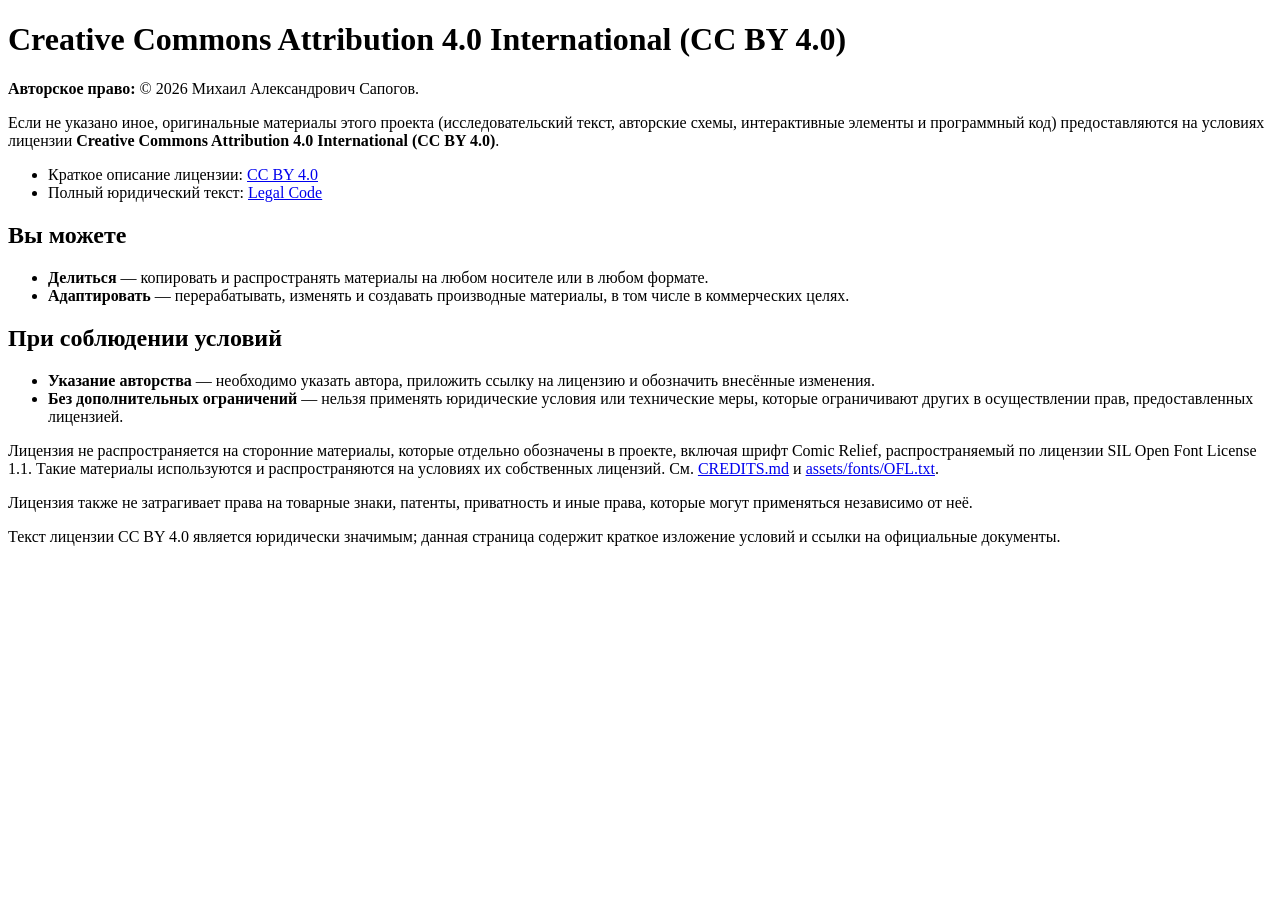
<file: license.html>
<!DOCTYPE html>
<html lang="ru">
<head>
  <meta charset="UTF-8">
  <meta name="viewport" content="width=device-width, initial-scale=1">
  <title>Лицензия CC BY 4.0</title>
</head>
<body>
  <main>
    <h1>Creative Commons Attribution 4.0 International (CC BY 4.0)</h1>

    <p><strong>Авторское право:</strong> © 2026 Михаил Александрович Сапогов.</p>

    <p>
      Если не указано иное, оригинальные материалы этого проекта
      (исследовательский текст, авторские схемы, интерактивные элементы
      и программный код) предоставляются на условиях лицензии
      <strong>Creative Commons Attribution 4.0 International (CC BY 4.0)</strong>.
    </p>

    <ul>
      <li>
        Краткое описание лицензии:
        <a href="https://creativecommons.org/licenses/by/4.0/">CC BY 4.0</a>
      </li>
      <li>
        Полный юридический текст:
        <a href="https://creativecommons.org/licenses/by/4.0/legalcode">Legal Code</a>
      </li>
    </ul>

    <h2>Вы можете</h2>
    <ul>
      <li><strong>Делиться</strong> — копировать и распространять материалы на любом носителе или в любом формате.</li>
      <li><strong>Адаптировать</strong> — перерабатывать, изменять и создавать производные материалы, в том числе в коммерческих целях.</li>
    </ul>

    <h2>При соблюдении условий</h2>
    <ul>
      <li><strong>Указание авторства</strong> — необходимо указать автора, приложить ссылку на лицензию и обозначить внесённые изменения.</li>
      <li><strong>Без дополнительных ограничений</strong> — нельзя применять юридические условия или технические меры, которые ограничивают других в осуществлении прав, предоставленных лицензией.</li>
    </ul>

    <p>
      Лицензия не распространяется на сторонние материалы, которые отдельно
      обозначены в проекте, включая шрифт Comic Relief, распространяемый
      по лицензии SIL Open Font License 1.1. Такие материалы используются
      и распространяются на условиях их собственных лицензий.
      См. <a href="./CREDITS.md">CREDITS.md</a> и
      <a href="./assets/fonts/OFL.txt">assets/fonts/OFL.txt</a>.
    </p>

    <p>
      Лицензия также не затрагивает права на товарные знаки, патенты,
      приватность и иные права, которые могут применяться независимо от неё.
    </p>

    <p>
      Текст лицензии CC BY 4.0 является юридически значимым; данная страница
      содержит краткое изложение условий и ссылки на официальные документы.
    </p>
  </main>
</body>
</html>
</file>
<file: styles.css>
@font-face{font-family:"Comic Relief";font-style:normal;font-weight:400;font-display:swap;src:url("./assets/fonts/ComicRelief-Regular.ttf") format("truetype")}
@font-face{font-family:"Comic Relief";font-style:normal;font-weight:700;font-display:swap;src:url("./assets/fonts/ComicRelief-Bold.ttf") format("truetype")}

:root{
  /* Primitive palette: neutral, warm gray, no chromatic accents */
  --p-gray-0:oklch(0.985 0.002 90);
  --p-gray-1:oklch(0.958 0.003 90);
  --p-gray-2:oklch(0.918 0.003 90);
  --p-gray-3:oklch(0.84 0.003 90);
  --p-gray-4:oklch(0.68 0.003 90);
  --p-gray-5:oklch(0.51 0.003 90);
  --p-gray-6:oklch(0.39 0.003 90);
  --p-gray-7:oklch(0.28 0.003 90);
  --p-gray-8:oklch(0.22 0.003 90);
  /* Semantic tokens */
  --page:var(--p-gray-1);
  --surface:var(--p-gray-0);
  --surface-muted:var(--p-gray-2);
  --ink:var(--p-gray-8);
  --ink-secondary:var(--p-gray-6);
  --ink-muted:var(--p-gray-5);
  --line:var(--p-gray-3);
  --line-strong:var(--p-gray-5);
  --accent:var(--p-gray-7);
  --accent-contrast:var(--p-gray-0);
  /* Component tokens */
  --link-underline:var(--p-gray-4);
  --focus:var(--p-gray-7);
  --font-display:"Comic Sans MS","Comic Relief",cursive;
  --font-body:"Comic Sans MS","Comic Relief",cursive;
  --font-ui:"Comic Sans MS","Comic Relief",cursive;
  --shell:1160px;
  --reading:760px;
  --shadow-popover:0 16px 50px oklch(0.22 0.003 90 / .16),0 2px 8px oklch(0.22 0.003 90 / .08);
}

*{box-sizing:border-box;margin:0;padding:0}
html{scroll-behavior:smooth;scroll-padding-top:88px}
body{min-height:100dvh;background:var(--page);color:var(--ink);font:17px/1.7 var(--font-body);-webkit-font-smoothing:antialiased;text-rendering:optimizeLegibility}
body.popover-open{--scroll-freeze:1}
::selection{background:var(--ink);color:var(--surface)}
a{color:inherit;text-decoration-thickness:1px;text-underline-offset:3px}
a:hover{text-decoration-color:var(--ink)}
button,input{font:inherit}
button{cursor:pointer}
button:disabled{cursor:not-allowed;opacity:.5}
img{display:block;max-width:100%;height:auto}
[hidden]{display:none!important}
:focus-visible{outline:2px solid var(--focus);outline-offset:4px}
.skip-link{position:fixed;z-index:80;top:12px;left:12px;padding:10px 16px;background:var(--ink);color:var(--surface);font-family:var(--font-ui);transform:translateY(-160%);transition:transform .16s ease-out}
.skip-link:focus{transform:translateY(0)}
.shell{width:min(var(--shell),calc(100% - 48px));margin-inline:auto}

.reading-progress{position:fixed;z-index:70;inset:0 0 auto;height:3px;pointer-events:none;background:transparent}
.reading-progress span{display:block;width:100%;height:100%;background:var(--ink);transform:scaleX(0);transform-origin:left center}
.site-header{position:sticky;z-index:50;top:0;border-bottom:1px solid oklch(0.84 0.003 90 / .75);background:oklch(0.958 0.003 90 / .9);backdrop-filter:blur(12px)}
.header-inner{width:min(var(--shell),calc(100% - 48px));min-height:72px;margin:auto;display:flex;align-items:center;justify-content:space-between;gap:24px}
.author-mark{display:inline-flex;align-items:center;gap:12px;text-decoration:none;font:700 15px/1.2 var(--font-ui)}
.author-monogram{display:grid;place-items:center;width:36px;height:36px;border:1px solid var(--ink);border-radius:50%;font-size:12px;letter-spacing:-.04em;transition:background .16s ease-out,color .16s ease-out}
.author-mark:hover .author-monogram{background:var(--ink);color:var(--surface)}
.top-nav{display:flex;align-items:center;gap:26px;font:14px/1.2 var(--font-ui)}
.top-nav a{text-decoration:none;border-bottom:1px solid transparent;padding-block:8px;transition:border-color .16s ease-out}
.top-nav a:hover{border-color:var(--ink)}

.hero{padding-block:88px 76px}
.hero-meta{display:flex;gap:24px;flex-wrap:wrap;color:var(--ink-secondary);font:13px/1.4 var(--font-ui);letter-spacing:.02em;text-transform:uppercase}
.hero-meta span+span:before{content:"·";margin-right:24px;color:var(--line-strong)}
.hero h1{max-width:990px;margin-top:26px;font:700 clamp(42px,6.3vw,78px)/1.02 var(--font-display);letter-spacing:-.045em;text-wrap:balance}
.hero h1 span{display:block;color:var(--ink-secondary)}
.hero-subtitle{max-width:800px;margin-top:28px;font:400 clamp(21px,2.4vw,29px)/1.38 var(--font-body);text-wrap:balance}
.hero-rule{width:100%;height:1px;margin-block:42px 28px;background:var(--line-strong)}
.hero-bottom{display:grid;grid-template-columns:minmax(0,1fr) auto;align-items:end;gap:48px}
.hero-thesis{max-width:720px;font-size:19px;line-height:1.65}
.hero-actions{display:flex;flex-direction:column;align-items:flex-start;gap:14px;font-family:var(--font-ui)}
.primary-action{display:inline-flex;align-items:center;justify-content:space-between;gap:32px;min-height:48px;padding:13px 18px;background:var(--ink);color:var(--surface);border:1px solid var(--ink);text-decoration:none;font-size:15px;line-height:1.2;transition:background .16s ease-out,color .16s ease-out,transform .16s ease-out}
.primary-action:hover{background:var(--surface);color:var(--ink);transform:translateY(-2px)}
.primary-action:active{transform:translateY(0)}
.text-action{font-size:13px;color:var(--ink-secondary)}

.content-layout{display:grid;grid-template-columns:minmax(0,var(--reading)) minmax(180px,1fr);gap:88px;align-items:start;padding-bottom:112px}
.article-flow{min-width:0}
.article-section{padding-block:64px;border-top:1px solid var(--line);scroll-margin-top:80px}
.article-section:first-child{padding-top:0;border-top:0}
.section-label{margin-bottom:16px;color:var(--ink-secondary);font:700 12px/1.4 var(--font-ui);letter-spacing:.09em;text-transform:uppercase}
.article-section h2{max-width:700px;margin-bottom:26px;font:700 clamp(29px,3.6vw,42px)/1.13 var(--font-display);letter-spacing:-.035em;text-wrap:balance}
.article-section h3{margin-block:36px 14px;font:700 22px/1.25 var(--font-display);letter-spacing:-.02em}
.article-section p+p{margin-top:18px}
.article-section>.lead{font-size:21px;line-height:1.6}
.article-section strong{font-weight:700}
.cite{display:inline-block;padding-inline:1px;color:var(--ink-secondary);font:700 12px/1.2 var(--font-ui);text-decoration:none;vertical-align:super;border-bottom:1px dotted var(--link-underline);cursor:pointer}
.cite:hover,.cite[aria-expanded="true"]{color:var(--ink);border-bottom-style:solid;background:var(--surface-muted)}

.stakeholder-list{margin-top:36px;border-top:1px solid var(--line-strong)}
.stakeholder-list>div{display:grid;grid-template-columns:160px 1fr;gap:24px;padding-block:20px;border-bottom:1px solid var(--line)}
.stakeholder-list dt{font:700 16px/1.5 var(--font-ui)}
.stakeholder-list dd{color:var(--ink-secondary)}
.status-note{margin-top:32px;padding:22px 24px;border:1px solid var(--line-strong);background:var(--surface)}
.status-note strong{font:700 14px/1.3 var(--font-ui);text-transform:uppercase;letter-spacing:.06em}
.status-note p{margin-top:8px;color:var(--ink-secondary);font-size:15px}
blockquote{margin-block:32px;padding:4px 0 4px 28px;border-left:2px solid var(--ink)}
blockquote p{font-size:21px;line-height:1.55}

.table-wrap{margin-top:30px}
.research-table{width:100%;border-collapse:collapse;font-size:15px;line-height:1.6}
.research-table caption{margin-bottom:12px;text-align:left;color:var(--ink-secondary);font:13px/1.4 var(--font-ui)}
.research-table th,.research-table td{padding:18px 16px;border:1px solid var(--line);vertical-align:top;text-align:left}
.research-table thead th{background:var(--ink);color:var(--surface);border-color:var(--ink);font:700 13px/1.4 var(--font-ui)}
.research-table tbody th{width:18%;background:var(--surface-muted);font:700 15px/1.4 var(--font-ui)}
.research-table tbody tr{transition:background .14s ease-out}
.research-table tbody tr:hover{background:oklch(0.985 0.002 90 / .65)}
.research-table .cite{font-size:11px}
.table-note{margin-top:12px!important;color:var(--ink-secondary);font-size:13px;line-height:1.55}

.case-list{margin-top:30px;border-top:1px solid var(--line-strong)}
.case-list article{padding-block:24px;border-bottom:1px solid var(--line)}
.case-heading{display:flex;align-items:baseline;justify-content:space-between;gap:20px;margin-bottom:10px}
.case-heading h3{margin:0;font-size:21px}
.case-heading span{color:var(--ink-secondary);font:12px/1.4 var(--font-ui);text-align:right}
.case-list p{color:var(--ink-secondary);font-size:16px}
.inline-details,.worked-example,.original-schemes{margin-top:24px;border-top:1px solid var(--line);border-bottom:1px solid var(--line)}
details summary{position:relative;padding:17px 40px 17px 0;cursor:pointer;list-style:none;font:700 14px/1.45 var(--font-ui)}
details summary::-webkit-details-marker{display:none}
details summary:after{content:"+";position:absolute;right:4px;top:14px;font:400 24px/1 var(--font-ui);transition:transform .16s ease-out}
details[open] summary:after{transform:rotate(45deg)}
details[open] summary{border-bottom:1px solid var(--line)}
.inline-details p{padding-block:18px 22px;color:var(--ink-secondary);font-size:15px}

.asset-list{margin-top:22px;list-style:none;border-top:1px solid var(--line)}
.asset-list li{position:relative;padding:18px 0 18px 30px;border-bottom:1px solid var(--line)}
.asset-list li:before{content:"";position:absolute;left:2px;top:29px;width:8px;height:8px;border:1px solid var(--ink);border-radius:50%}
.model-table{margin-top:34px}
.model-table i,.field i{font-family:var(--font-body)}

.finance-figure{margin-top:34px;border:1px solid var(--line-strong);background:var(--surface)}
.figure-heading{display:flex;justify-content:space-between;gap:16px;padding:14px 18px;border-bottom:1px solid var(--line);background:var(--surface-muted);font:700 12px/1.4 var(--font-ui);letter-spacing:.04em;text-transform:uppercase}
.figure-heading span:last-child{color:var(--ink-secondary);font-weight:400;text-align:right}
.flow-root{margin:24px 24px 0;padding:16px;border:1px solid var(--line);text-align:center;font:700 15px/1.45 var(--font-ui)}
.flow-root small{color:var(--ink-secondary);font:400 12px/1.4 var(--font-ui)}
.budget-chain{display:grid;grid-template-columns:1fr 62px 1fr 62px 1fr;align-items:center;gap:4px;padding:24px}
.flow-node{min-width:0;padding:16px 12px;border:1px solid var(--line-strong);background:var(--page);text-align:center;font-family:var(--font-ui)}
.flow-node strong{display:block;font-size:14px;line-height:1.35}
.flow-node span{display:block;margin-top:6px;color:var(--ink-secondary);font-size:11px;line-height:1.35}
.flow-node.emphasis{background:var(--ink);color:var(--surface);border-color:var(--ink)}
.flow-node.emphasis span{color:var(--p-gray-3)}
.flow-arrow{display:flex;flex-direction:column;align-items:center;justify-content:center;font-family:var(--font-ui);color:var(--ink-secondary)}
.flow-arrow>span{font-size:29px;line-height:1}
.flow-arrow small{margin-top:4px;font-size:10px;line-height:1.25;text-align:center}
.flow-arrow.dashed>span{color:var(--ink-muted)}
.direct-income{display:flex;justify-content:center;align-items:center;gap:14px;margin:0 24px 24px;padding:12px;border-top:1px dashed var(--line-strong);border-bottom:1px dashed var(--line-strong);font:12px/1.4 var(--font-ui);text-align:center}
.finance-figure figcaption{padding:16px 20px;border-top:1px solid var(--line);color:var(--ink-secondary);font-size:13px;line-height:1.55}
.relation-list{padding:20px 24px 8px}
.relation{display:grid;grid-template-columns:1fr 84px 1fr;align-items:center;gap:4px;margin-bottom:12px}
.relation .flow-arrow small{font-size:11px}
.primary-relation{padding-bottom:20px;margin-bottom:20px;border-bottom:1px solid var(--line)}
.flow-node.compact{padding-block:12px}
.compensation-note{margin:12px 24px 24px;padding:16px 18px;border:1px dashed var(--line-strong);color:var(--ink-secondary);font-size:13px;line-height:1.55}
.compensation-note strong{color:var(--ink)}
.original-grid{display:grid;grid-template-columns:1fr 1fr;gap:16px;padding-block:20px}
.original-grid a{display:block;padding:12px;background:var(--surface);border:1px solid var(--line);text-decoration:none}
.original-grid img{width:100%;aspect-ratio:2/1;object-fit:contain;background:var(--surface)}
.original-grid span{display:block;margin-top:8px;font:12px/1.4 var(--font-ui);text-decoration:underline;text-underline-offset:3px}

.calculator-section{scroll-margin-top:72px}
.calculator{margin-top:30px;border:1px solid var(--ink);background:var(--surface)}
.model-choice{display:grid;grid-template-columns:repeat(3,1fr);border:0;border-bottom:1px solid var(--ink)}
.model-choice legend{width:100%;padding:18px 20px 12px;font:700 13px/1.4 var(--font-ui)}
.model-choice label{position:relative;min-width:0;cursor:pointer}
.model-choice input{position:absolute;opacity:0;pointer-events:none}
.model-choice label span{display:grid;place-items:center;min-height:52px;padding:10px 8px;border-top:1px solid var(--line);border-right:1px solid var(--line);color:var(--ink-secondary);font:700 12px/1.3 var(--font-ui);text-align:center;transition:background .14s ease-out,color .14s ease-out}
.model-choice label:last-child span{border-right:0}
.model-choice label:hover span{background:var(--surface-muted);color:var(--ink)}
.model-choice input:checked+span{background:var(--ink);color:var(--surface);border-color:var(--ink)}
.model-choice input:focus-visible+span{outline:2px solid var(--focus);outline-offset:-4px}
.input-grid{display:grid;grid-template-columns:1fr 1fr;gap:24px;padding:28px}
.field{display:flex;flex-direction:column;gap:8px;min-width:0;font-family:var(--font-ui)}
.field>span{font-size:13px;font-weight:700;line-height:1.4}
.field small{min-height:32px;color:var(--ink-secondary);font-size:11px;line-height:1.45}
.field input[type="number"]{width:100%;height:50px;padding:8px 12px;border:1px solid var(--line-strong);border-radius:0;background:var(--page);color:var(--ink);font:700 18px/1 var(--font-ui);font-variant-numeric:tabular-nums;transition:border-color .14s ease-out,background .14s ease-out}
.field input[type="number"]:hover{border-color:var(--ink)}
.field input[type="number"]:focus{background:var(--surface);border-color:var(--ink)}
.field input[type="range"]{width:100%;height:50px;margin:0;accent-color:var(--ink);cursor:pointer}
.field output{float:right;font-variant-numeric:tabular-nums}
.formula-display{display:flex;align-items:center;justify-content:space-between;gap:20px;margin:0 28px;padding:14px 0;border-top:1px solid var(--line);border-bottom:1px solid var(--line);font-family:var(--font-ui)}
.formula-display span{color:var(--ink-secondary);font-size:12px;text-transform:uppercase;letter-spacing:.05em}
.formula-display code{font:700 13px/1.4 var(--font-ui);text-align:right;white-space:normal}
.results{margin:28px;border:1px solid var(--line-strong)}
.result-primary{padding:26px;background:var(--ink);color:var(--surface);text-align:center;font-family:var(--font-ui)}
.result-primary>span{display:block;font-size:13px;line-height:1.4}
.result-primary strong{display:block;margin-block:8px;font-size:clamp(30px,5vw,44px);line-height:1.15;letter-spacing:-.035em;font-variant-numeric:tabular-nums;overflow-wrap:anywhere}
.result-primary small{display:block;color:var(--p-gray-3);font-size:11px;line-height:1.45}
.result-grid{display:grid;grid-template-columns:1fr 1fr}
.result-grid>div{padding:18px 20px;border-right:1px solid var(--line);border-bottom:1px solid var(--line)}
.result-grid>div:nth-child(2n){border-right:0}
.result-grid>div:nth-last-child(-n+2){border-bottom:0}
.result-grid dt{color:var(--ink-secondary);font:12px/1.4 var(--font-ui)}
.result-grid dd{margin-top:6px;font:700 18px/1.3 var(--font-ui);font-variant-numeric:tabular-nums;overflow-wrap:anywhere}
.calculator-warning{margin:0 28px 20px;padding:12px 16px;border:1px solid var(--ink);font:13px/1.5 var(--font-ui)}
.calculation-note{margin:0 28px 24px;color:var(--ink-secondary);font-size:13px;line-height:1.55}
.calculation-note strong{color:var(--ink)}
.calculator-actions,.legal-actions{display:flex;gap:12px;flex-wrap:wrap;padding:0 28px 28px}
.button-secondary{min-height:44px;padding:10px 16px;border:1px solid var(--line-strong);background:transparent;color:var(--ink);font:700 13px/1.3 var(--font-ui);transition:background .14s ease-out,color .14s ease-out,transform .14s ease-out}
.button-secondary:hover{background:var(--ink);color:var(--surface);transform:translateY(-1px)}
.button-secondary:active{transform:translateY(0)}
.worked-example ol{padding:20px 24px 22px 42px;color:var(--ink-secondary);font-size:15px}
.worked-example li+li{margin-top:8px}
.worked-example strong{color:var(--ink)}

.safeguard-list{margin-top:30px;border-top:1px solid var(--line-strong)}
.safeguard-list article{display:grid;grid-template-columns:40px 1fr;gap:16px;padding-block:22px;border-bottom:1px solid var(--line)}
.safeguard-list article>span{padding-top:4px;color:var(--ink-muted);font:12px/1.4 var(--font-ui)}
.safeguard-list h3{margin:0 0 8px;font-size:19px}
.safeguard-list p{color:var(--ink-secondary);font-size:15px}
.research-caveat{margin-top:32px;padding:24px;background:var(--surface-muted)}
.research-caveat h3{margin:0 0 10px;font-size:19px}
.research-caveat p{font-size:15px}

.legal-text{margin-top:32px;border:2px solid var(--ink);background:var(--surface);box-shadow:8px 8px 0 var(--surface-muted)}
.legal-heading{display:flex;justify-content:space-between;gap:16px;padding:14px 20px;background:var(--ink);color:var(--surface);font:700 11px/1.4 var(--font-ui);letter-spacing:.06em;text-transform:uppercase}
.legal-heading span:last-child{color:var(--p-gray-3);font-weight:400;text-align:right}
.legal-text>p,.legal-text>ol{margin:22px 26px}
.legal-text>p:first-of-type{margin-top:26px}
.legal-text ol{padding-left:22px}
.legal-text li{padding-left:6px}
.legal-text li+li{margin-top:10px}
.legal-text p,.legal-text li{font-size:16px;line-height:1.7}
.legal-actions{padding:20px 0 0}
.amendment-list{margin-top:20px;padding-left:26px}
.amendment-list li{padding-left:8px}
.amendment-list li+li{margin-top:14px}
.conclusion-section{padding-bottom:72px}
.conclusion-section h2{font-size:clamp(30px,4vw,46px)}

.sources-section{padding-bottom:0}
.sources-list{margin-top:28px;list-style:none;counter-reset:source}
.sources-list li{position:relative;display:grid;grid-template-columns:38px 1fr;gap:12px;padding-block:16px;border-top:1px solid var(--line);counter-increment:source;scroll-margin-top:100px}
.sources-list li:before{content:counter(source);color:var(--ink-secondary);font:12px/1.6 var(--font-ui)}
.sources-list li:target{background:var(--surface-muted)}
.source-title{font-size:14px;line-height:1.55}
.source-title a{overflow-wrap:anywhere}
.source-meta{margin-top:4px;color:var(--ink-secondary);font:11px/1.5 var(--font-ui)}

.toc{min-width:0;align-self:stretch}
.toc-inner{position:sticky;top:104px;padding-left:24px;border-left:1px solid var(--line-strong)}
.toc-inner>p{margin-bottom:16px;font:700 12px/1.4 var(--font-ui);letter-spacing:.08em;text-transform:uppercase}
.toc nav{display:flex;flex-direction:column;align-items:flex-start;gap:4px}
.toc nav a{position:relative;padding:6px 0;color:var(--ink-secondary);font:14px/1.4 var(--font-ui);text-decoration:none;transition:color .14s ease-out,transform .14s ease-out}
.toc nav a:before{content:"";position:absolute;left:-24px;top:50%;width:10px;height:1px;background:var(--ink);opacity:0;transform:translateX(-6px);transition:opacity .14s ease-out,transform .14s ease-out}
.toc nav a:hover{color:var(--ink);transform:translateX(3px)}
.toc nav a.active{color:var(--ink);font-weight:700}
.toc nav a.active:before{opacity:1;transform:translateX(0)}
.toc-download{display:inline-flex;gap:16px;margin-top:26px;padding-top:14px;border-top:1px solid var(--line);font:700 12px/1.4 var(--font-ui)}

.site-footer{border-top:1px solid var(--line-strong);background:var(--surface-muted)}
.footer-grid{display:grid;grid-template-columns:1.2fr 1fr 1fr;gap:48px;padding-block:48px}
.site-footer p{color:var(--ink-secondary);font-size:13px;line-height:1.6}
.site-footer p+p{margin-top:12px}
.site-footer .footer-name{color:var(--ink);font:700 18px/1.3 var(--font-display)}
.site-footer strong{color:var(--ink);font-family:var(--font-ui)}
.footer-links{display:flex;flex-direction:column;align-items:flex-start;gap:14px;font:13px/1.5 var(--font-ui)}

.reference-popover{position:fixed;z-index:65;width:min(380px,calc(100vw - 24px));padding:18px;background:var(--surface);border:1px solid var(--ink);box-shadow:var(--shadow-popover);opacity:0;transform:translateY(5px) scale(.98);transition:opacity .14s ease-out,transform .14s ease-out}
.reference-popover.visible{opacity:1;transform:translateY(0) scale(1)}
.popover-topline{display:flex;align-items:center;justify-content:space-between;gap:16px;margin-bottom:10px;color:var(--ink-secondary);font:700 11px/1 var(--font-ui);text-transform:uppercase;letter-spacing:.06em}
.popover-topline button{display:grid;place-items:center;width:44px;height:44px;margin:-14px -12px 0 0;border:0;background:transparent;color:var(--ink);font:26px/1 var(--font-ui)}
.popover-topline button:hover{background:var(--surface-muted)}
.reference-popover h2{font:700 16px/1.4 var(--font-ui);letter-spacing:-.01em}
.reference-popover>p{margin-top:9px;color:var(--ink-secondary);font-size:13px;line-height:1.55}
.popover-links{display:flex;gap:16px;flex-wrap:wrap;margin-top:14px;padding-top:12px;border-top:1px solid var(--line);font:700 12px/1.4 var(--font-ui)}
.toast{position:fixed;z-index:75;left:50%;bottom:24px;width:max-content;max-width:calc(100% - 32px);padding:12px 18px;background:var(--ink);color:var(--surface);box-shadow:var(--shadow-popover);font:13px/1.4 var(--font-ui);transform:translate(-50%,10px);opacity:0;transition:opacity .16s ease-out,transform .16s ease-out}
.toast.visible{transform:translate(-50%,0);opacity:1}

@media (max-width:1080px){
  .content-layout{grid-template-columns:minmax(0,1fr) 190px;gap:48px}
  .hero{padding-top:72px}
  .budget-chain{grid-template-columns:1fr 42px 1fr 42px 1fr;padding-inline:16px}
  .flow-node strong{font-size:12px}
  .flow-node span{font-size:10px}
}
@media (max-width:820px){
  html{scroll-padding-top:72px}
  .shell,.header-inner{width:min(100% - 32px,var(--shell))}
  .header-inner{min-height:64px}
  .top-nav{gap:18px}
  .top-nav a:first-child{display:none}
  .content-layout{display:block}
  .article-flow{max-width:var(--reading);margin-inline:auto}
  .toc{display:none}
  .hero{padding-block:64px}
  .hero-bottom{grid-template-columns:1fr;gap:28px}
  .hero-actions{flex-direction:row;align-items:center;flex-wrap:wrap}
  .article-section{padding-block:52px}
  .footer-grid{grid-template-columns:1fr 1fr}
  .footer-links{grid-column:1/-1}
}
@media (max-width:620px){
  body{font-size:16px;line-height:1.65}
  .shell,.header-inner{width:calc(100% - 28px)}
  .site-header{position:relative}
  .header-inner{align-items:flex-start;flex-direction:column;gap:10px;padding-block:14px}
  .author-monogram{width:32px;height:32px}
  .top-nav{width:100%;justify-content:space-between;gap:12px}
  .top-nav a:first-child{display:block}
  .top-nav a{display:flex;align-items:center;min-height:44px;font-size:12px;padding-block:6px}
  .hero{padding-block:44px 48px}
  .hero-meta{gap:12px;font-size:11px}
  .hero-meta span+span:before{margin-right:12px}
  .hero h1{margin-top:22px;font-size:clamp(36px,11vw,52px);line-height:1.05}
  .hero-subtitle{margin-top:22px;font-size:20px}
  .hero-rule{margin-block:30px 22px}
  .hero-thesis{font-size:17px}
  .hero-actions{align-items:flex-start;flex-direction:column}
  .primary-action{width:100%}
  .content-layout{padding-bottom:72px}
  .article-section{padding-block:44px}
  .article-section h2{font-size:31px}
  .article-section>.lead{font-size:19px}
  .stakeholder-list>div{grid-template-columns:1fr;gap:6px}
  blockquote{padding-left:18px}
  blockquote p{font-size:19px}
  .research-table,.research-table tbody,.research-table tr,.research-table th,.research-table td{display:block;width:100%}
  .research-table thead{display:none}
  .research-table tbody tr{margin-bottom:18px;border:1px solid var(--line-strong)}
  .research-table tbody th{padding:12px 14px;border:0;border-bottom:1px solid var(--line);width:100%}
  .research-table tbody td{position:relative;padding:14px 14px 14px 116px;border:0;border-bottom:1px solid var(--line);min-height:48px}
  .research-table tbody td:last-child{border-bottom:0}
  .research-table tbody td:before{content:attr(data-label);position:absolute;left:14px;top:14px;width:88px;color:var(--ink-secondary);font:700 11px/1.4 var(--font-ui)}
  .case-heading{align-items:flex-start;flex-direction:column;gap:4px}
  .case-heading span{text-align:left}
  .figure-heading{font-size:10px}
  .flow-root{margin:16px 16px 0;font-size:13px}
  .budget-chain{display:flex;flex-direction:column;gap:8px;padding:16px}
  .budget-chain .flow-node{width:100%}
  .flow-arrow{min-height:36px}
  .budget-chain .flow-arrow>span{transform:rotate(90deg)}
  .flow-arrow small{margin-top:0}
  .direct-income{margin:0 16px 16px;flex-wrap:wrap;gap:8px}
  .relation-list{padding:16px 16px 4px}
  .relation{grid-template-columns:1fr 48px 1fr}
  .relation .flow-node{padding-inline:6px}
  .relation .flow-arrow small{font-size:9px}
  .compensation-note{margin:12px 16px 16px}
  .original-grid{grid-template-columns:1fr}
  .input-grid{grid-template-columns:1fr;padding:22px 18px;gap:20px}
  .model-choice{grid-template-columns:1fr}
  .model-choice legend{padding-inline:18px}
  .model-choice label span{min-height:44px;border-right:0}
  .formula-display{margin-inline:18px;align-items:flex-start;flex-direction:column;gap:6px}
  .formula-display code{text-align:left}
  .results{margin:22px 18px}
  .result-primary{padding:22px 14px}
  .result-primary strong{font-size:32px}
  .result-grid{grid-template-columns:1fr}
  .result-grid>div,.result-grid>div:nth-child(2n),.result-grid>div:nth-last-child(-n+2){padding:15px;border-right:0;border-bottom:1px solid var(--line)}
  .result-grid>div:last-child{border-bottom:0}
  .calculator-warning,.calculation-note{margin-inline:18px}
  .calculator-actions,.legal-actions{padding-inline:18px}
  .calculator-actions .button-secondary{flex:1}
  .legal-text{box-shadow:5px 5px 0 var(--surface-muted)}
  .legal-heading{flex-direction:column;gap:4px}
  .legal-heading span:last-child{text-align:left}
  .legal-text>p,.legal-text>ol{margin-inline:18px}
  .legal-text p,.legal-text li{font-size:15px}
  .safeguard-list article{grid-template-columns:30px 1fr;gap:10px}
  .footer-grid{grid-template-columns:1fr;gap:28px}
  .footer-links{grid-column:auto}
}
@media (max-width:390px){
  .top-nav{flex-wrap:wrap;justify-content:flex-start;gap:4px 16px}
  .hero h1{font-size:35px}
  .relation{display:flex;flex-direction:column;align-items:stretch;gap:4px;padding-bottom:14px}
  .relation .flow-arrow>span{transform:rotate(90deg)}
  .relation .flow-arrow{min-height:40px}
  .primary-relation{padding-bottom:18px}
}
@media (prefers-reduced-motion:reduce){
  html{scroll-behavior:auto}
  *,*:before,*:after{animation:none!important;transition:none!important}
}
@media print{
  .site-header,.toc,.reading-progress,.hero-actions,.calculator-actions,.legal-actions,.reference-popover,.toast,.original-schemes{display:none!important}
  body{background:var(--surface);color:var(--ink);font-size:11pt}
  .shell{width:100%;max-width:none}
  .hero{padding-block:24px}
  .hero h1{font-size:34pt}
  .content-layout{display:block;padding:0}
  .article-flow{max-width:none}
  .article-section{break-inside:avoid;padding-block:24px}
  .calculator,.legal-text,.finance-figure{break-inside:avoid}
  a{text-decoration:none}
  .cite{border:0}
}


/* Requested revision: full-page Comic Sans typography */
html, body, body * {
  font-family: "Comic Sans MS", "Comic Relief", cursive !important;
}
.legal-conditions {
  list-style: disc;
  padding-left: 1.45rem;
  margin: .55rem 0 1rem;
}
.legal-conditions li { padding-left: .2rem; margin: .3rem 0; }

.tax-schemes { display:grid; grid-template-columns:repeat(2,minmax(0,1fr)); gap:20px; margin-top:20px; }
.tax-scheme { min-width:0; border:1px solid var(--line); background:var(--surface); padding:clamp(14px,2.4vw,24px); border-radius:12px; }
.tax-scheme-heading { display:flex; align-items:flex-start; gap:12px; margin-bottom:14px; }
.tax-scheme-heading > span { flex:0 0 auto; border:1px solid var(--line-strong); padding:3px 8px; border-radius:5px; font-size:12px; font-weight:700; letter-spacing:.06em; }
.tax-scheme-heading h3 { font-size:19px; line-height:1.35; }
.tax-scheme-intro { font-size:13px; color:var(--ink-secondary); margin-bottom:14px; line-height:1.5; }
.tax-level { border:1px solid var(--line-strong); border-radius:8px; padding:13px; margin:8px 0; }
.tax-level-title { display:flex; justify-content:space-between; align-items:baseline; gap:8px; flex-wrap:wrap; margin-bottom:8px; }
.tax-level-title strong { font-size:15px; }
.tax-level-title span { font-size:12px; color:var(--ink-secondary); }
.tax-level ul { padding-left:19px; font-size:13px; line-height:1.5; }
.tax-level li { margin:3px 0; }
.tax-level.federal { background:#e9e9e7; }
.tax-level.regional { background:#f1f1ef; }
.tax-level.local { background:#f7f7f5; }
.tax-transfer { text-align:center; font-size:12px; font-weight:700; color:var(--ink-secondary); padding:7px 4px; }
.tax-transfer small { display:block; font-size:11px; font-weight:400; }
.to-be .legacy-flow { opacity:.42; filter:grayscale(1); }
.legacy-level { background:var(--surface-muted); border:1px solid var(--line); border-radius:7px; padding:9px 12px; font-size:13px; font-weight:700; text-align:center; }
.legacy-level small { display:block; font-weight:400; font-size:11px; }
.legacy-arrow { text-align:center; color:var(--ink-muted); font-size:11px; padding:4px; }
.digital-donation { margin-top:18px; border:1.5px solid var(--ink); border-radius:9px; padding:14px; text-align:center; background:var(--surface); }
.donation-party { padding:12px; border-radius:7px; background:#e8e8e6; }
.donation-party strong,.donation-party span { display:block; }
.donation-party strong { font-size:14px; }
.donation-party span { font-size:12px; margin-top:3px; }
.donation-party.municipality { background:#d8d8d5; }
.donation-arrow { font-size:12px; font-weight:700; padding:8px; }
.donation-note { border-top:1px dashed var(--line-strong); margin-top:12px; padding-top:10px; font-size:12px; color:var(--ink-secondary); line-height:1.5; }
@media (max-width:760px) { .tax-schemes { grid-template-columns:1fr; } }


/* Revision: centered, clearly visible transfer arrows */
.tax-transfer {
  display: flex;
  flex-direction: column;
  align-items: center;
  justify-content: center;
  gap: 3px;
  text-align: center;
  padding: 10px 6px;
}
.tax-transfer .transfer-label {
  display: block;
  font-size: 12px;
  line-height: 1.35;
}
.tax-transfer .transfer-arrow {
  display: block;
  font-size: 30px;
  line-height: .95;
  font-weight: 700;
  color: var(--ink);
}
.tax-transfer small {
  display: block;
  text-align: center;
  font-size: 11px;
  line-height: 1.35;
}
.to-be .legacy-flow {
  opacity: .66;
  filter: grayscale(1);
}
.legacy-arrow {
  display: flex;
  flex-direction: column;
  align-items: center;
  justify-content: center;
  gap: 1px;
  text-align: center;
  color: var(--ink-secondary);
  padding: 5px 4px;
}
.legacy-arrow > span {
  font-size: 25px;
  line-height: 1;
  font-weight: 700;
}
.legacy-arrow small {
  font-size: 10px;
  line-height: 1.3;
}


/* Bibliography and source-reference presentation */
.sources-section { scroll-margin-top: 90px; }
.sources-list { padding-left: 1.6rem; margin: 1.25rem 0 0; }
.sources-list li { padding: .65rem .35rem; border-bottom: 1px solid var(--line); }
.sources-list li::marker { color: var(--ink-secondary); font-variant-numeric: tabular-nums; }
.source-title { line-height: 1.55; }
.source-title a { text-decoration: underline; text-decoration-color: var(--link-underline); text-underline-offset: 3px; }
.source-meta { color: var(--ink-secondary); font-size: .78rem; margin-top: .25rem; }
.popover-links { display: flex; flex-wrap: wrap; gap: .8rem; margin-top: 1rem; }
.popover-links a { font-size: .82rem; }
</file>
